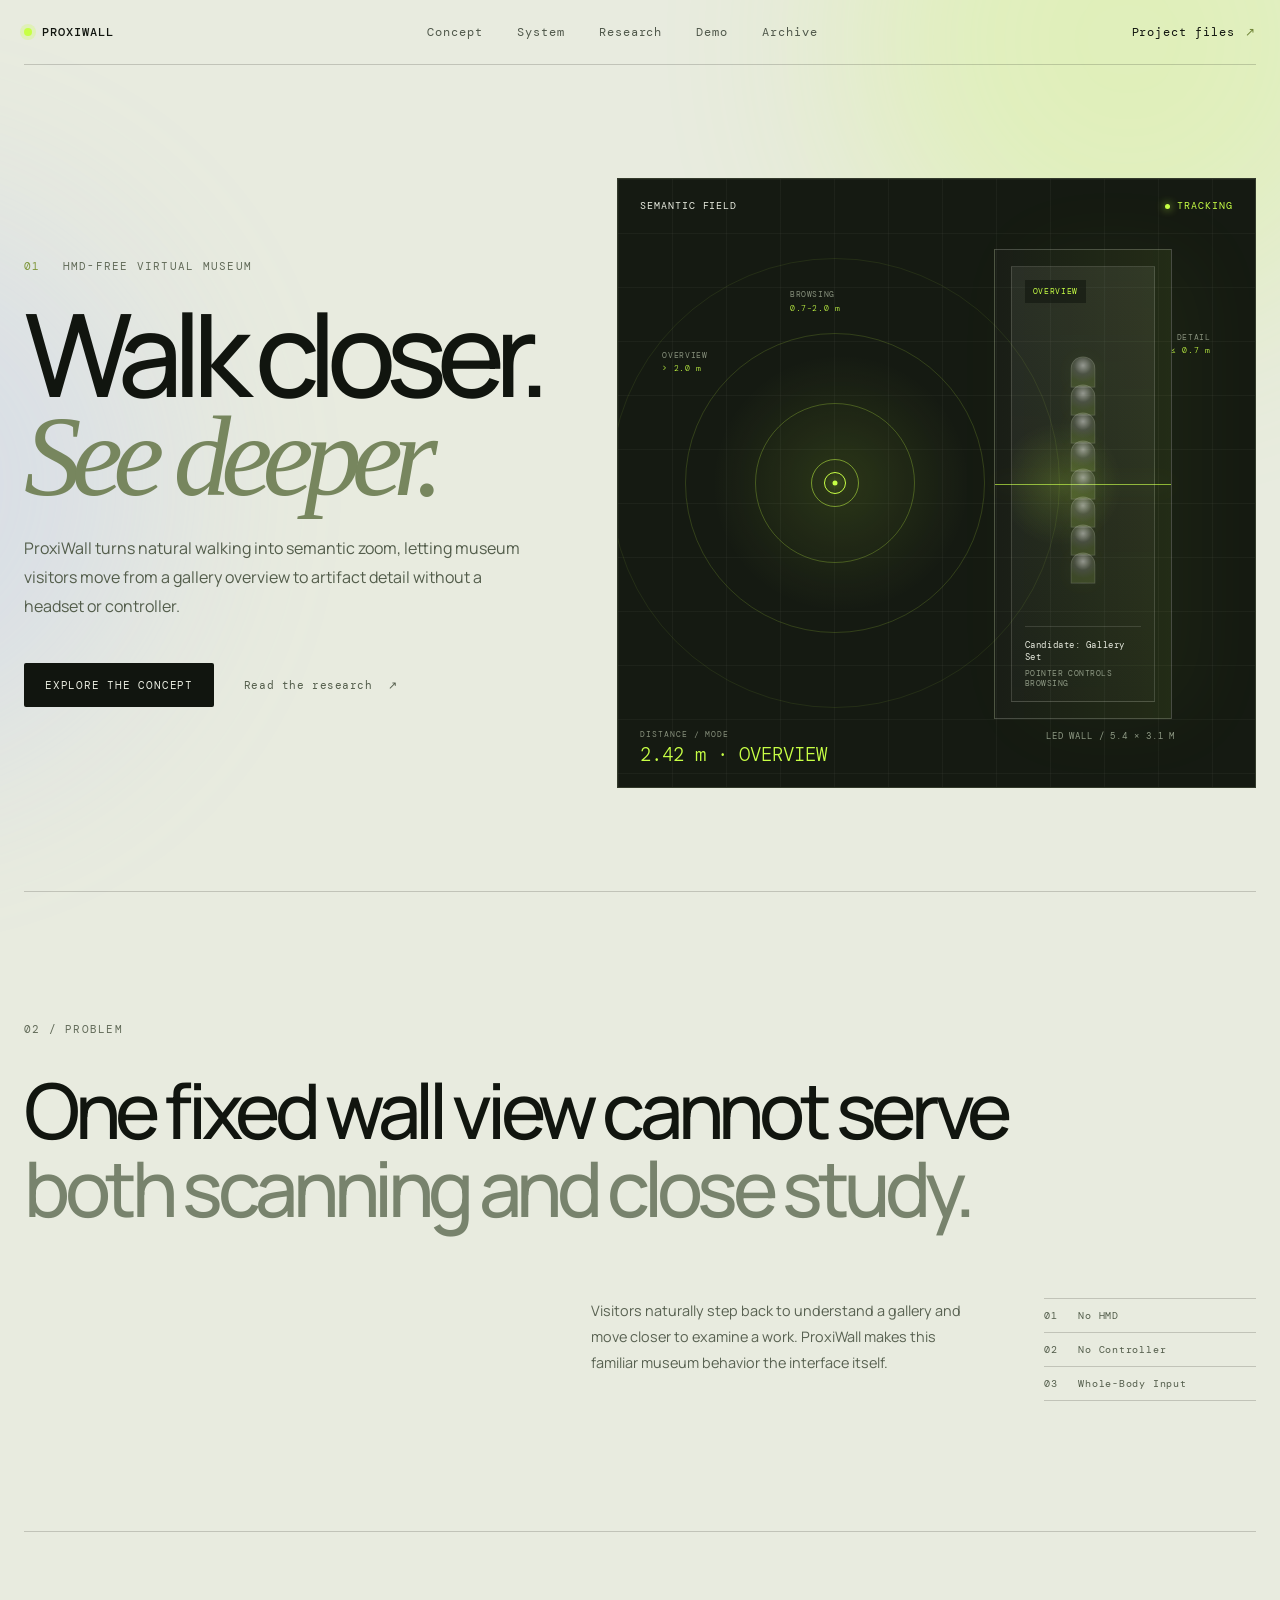
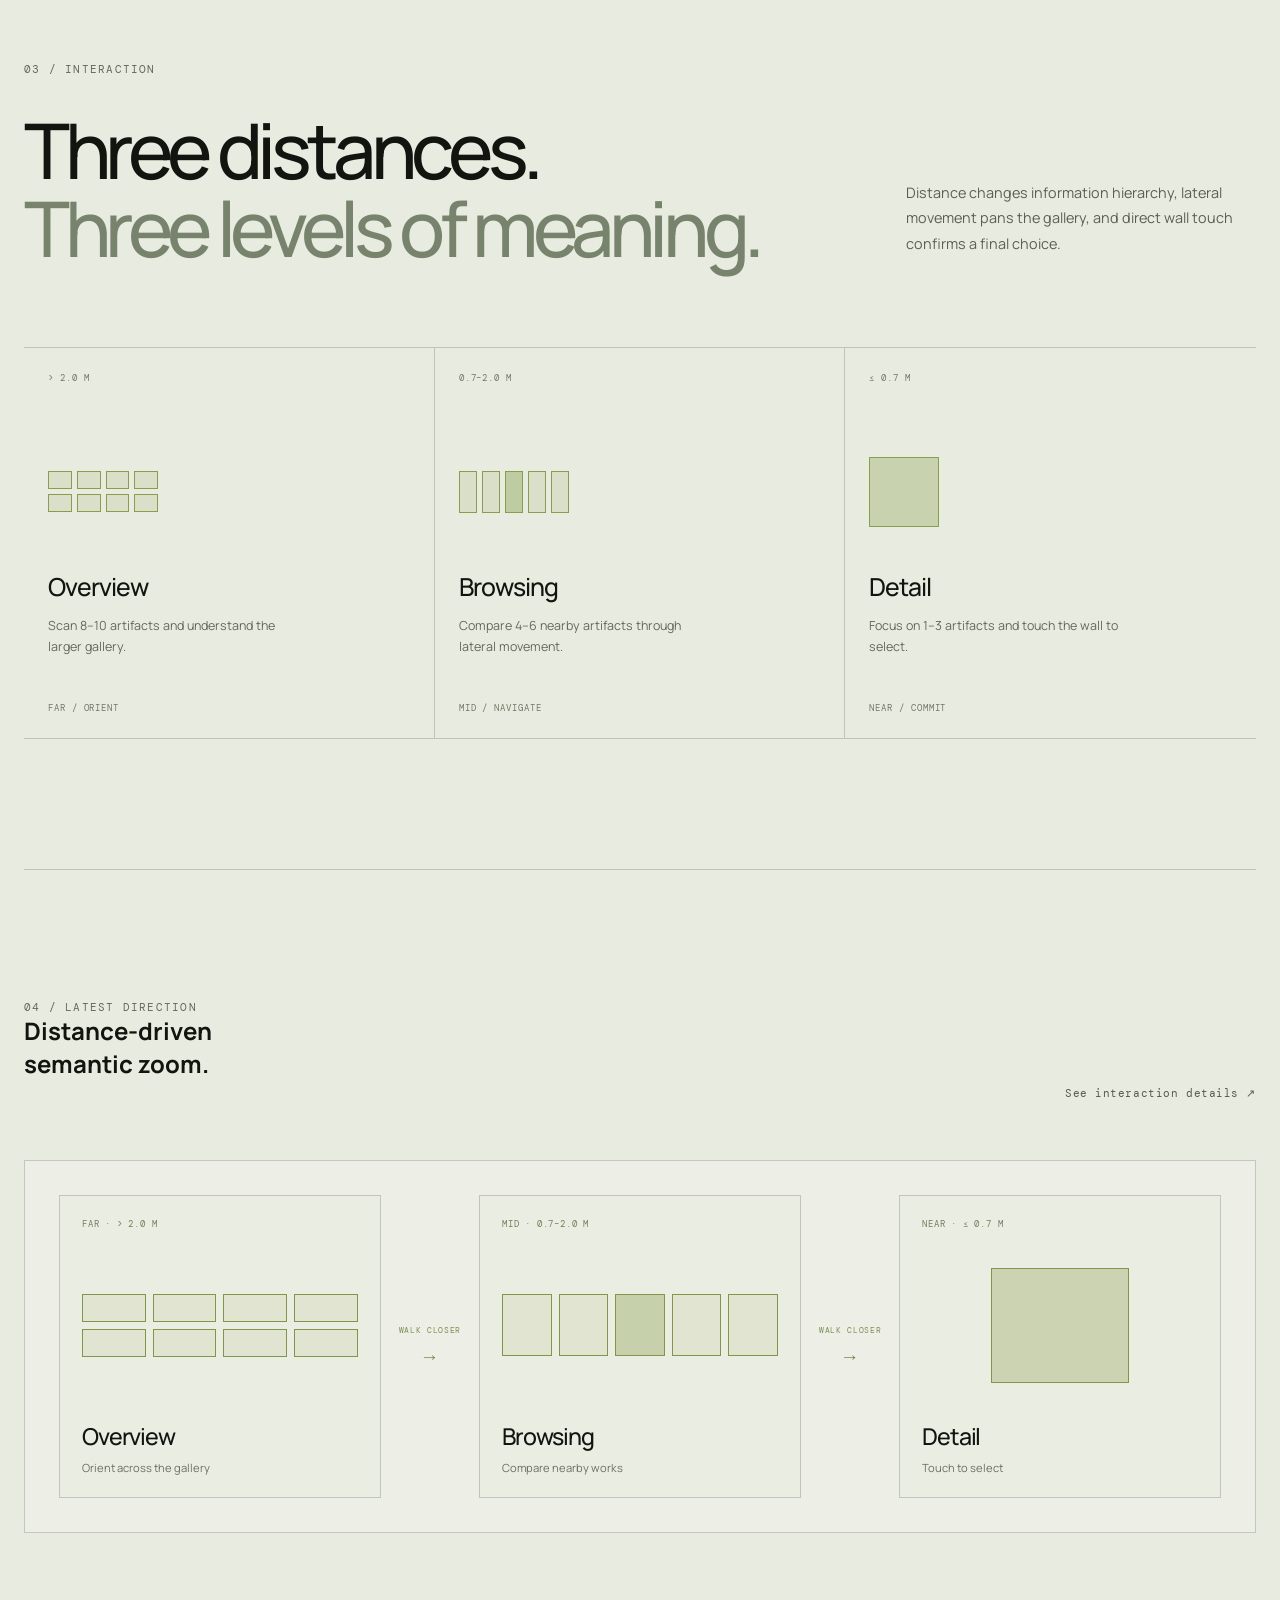
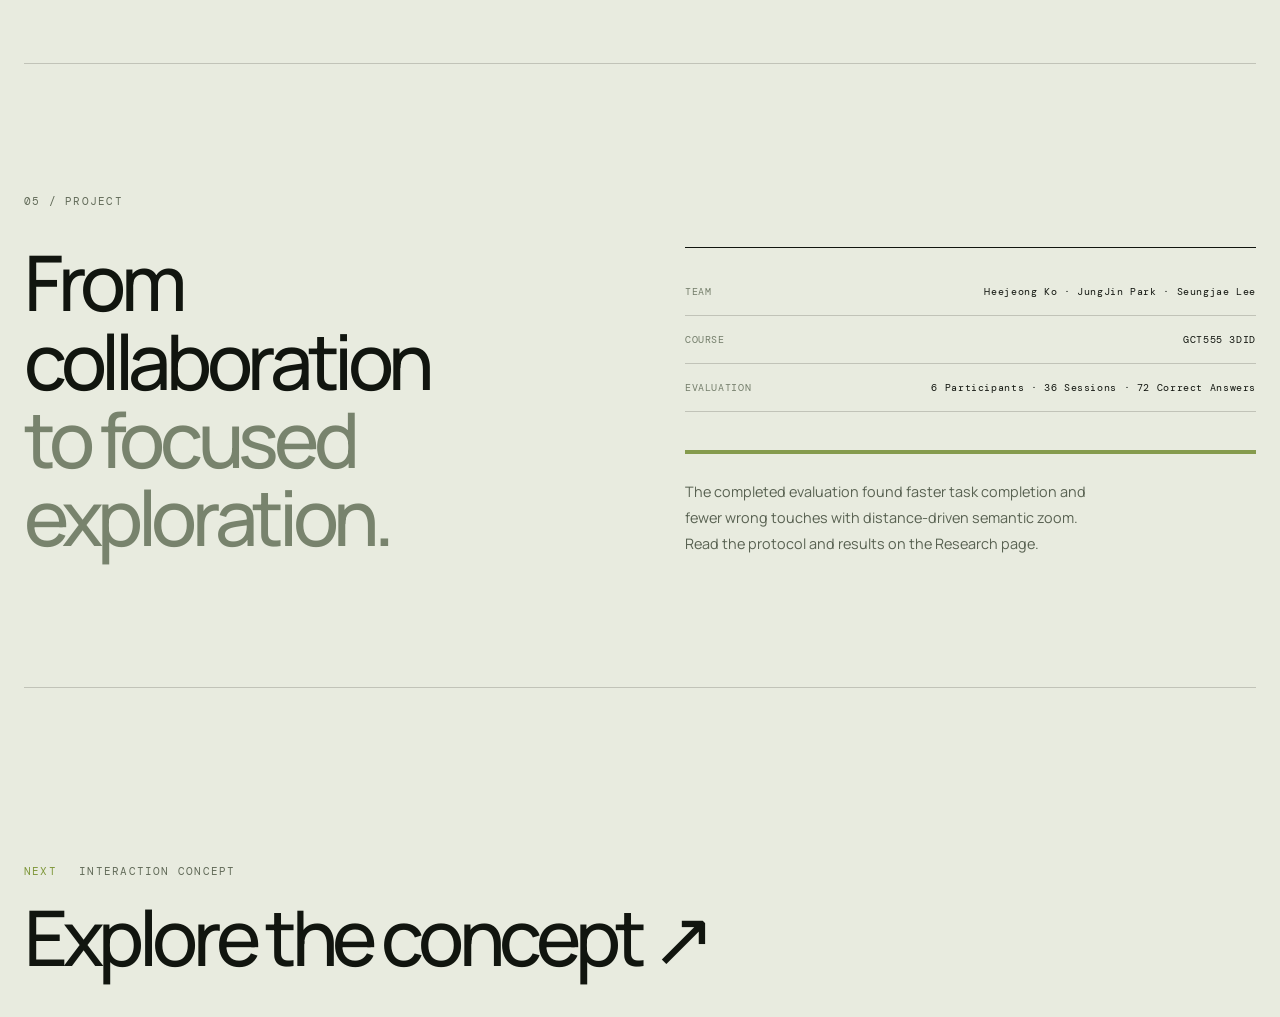
<file: index.html>
<!doctype html>
<html lang="en">
<head>
  <meta charset="UTF-8"><meta name="viewport" content="width=device-width,initial-scale=1">
  <meta name="description" content="ProxiWall is a distance-driven semantic zoom interface for HMD-free virtual museum exploration.">
  <title>ProxiWall — Distance-Driven Museum Exploration</title>
  <link rel="preconnect" href="https://fonts.googleapis.com"><link rel="preconnect" href="https://fonts.gstatic.com" crossorigin>
  <link href="https://fonts.googleapis.com/css2?family=DM+Mono:wght@300;400;500&family=Manrope:wght@400;500;600;700&display=swap" rel="stylesheet">
  <link rel="stylesheet" href="./styles.css"><script src="./script.js?v=home-candidates-overview-static" defer></script>
</head>
<body>
  <div class="ambient ambient-one"></div><div class="ambient ambient-two"></div>
  <header class="site-header">
    <a class="wordmark" href="./index.html"><span class="wordmark-dot"></span>PROXIWALL</a>
    <nav aria-label="Main navigation"><a href="./concept.html">Concept</a><a href="./system.html">System</a><a href="./research.html">Research</a><a href="./demo.html">Demo</a><a href="./archive.html">Archive</a></nav>
    <a class="header-cta" href="./archive.html">Project files <span>↗</span></a>
  </header>
  <main id="top">
    <section class="hero">
      <div class="hero-copy">
        <p class="eyebrow"><span>01</span> HMD-Free Virtual Museum</p>
        <h1>Walk closer.<br><em>See deeper.</em></h1>
        <p class="hero-description">ProxiWall turns natural walking into semantic zoom, letting museum visitors move from a gallery overview to artifact detail without a headset or controller.</p>
        <div class="hero-actions"><a class="button button-primary" href="./concept.html">Explore the concept</a><a class="text-link" href="./research.html">Read the research <span>↗</span></a></div>
      </div>
      <div class="proximity-demo" aria-label="Interactive proximity visualization">
        <div class="demo-grid"></div><div class="demo-label demo-label-top"><span>SEMANTIC FIELD</span><span class="status-light">TRACKING</span></div>
        <div class="zone-label zone-overview">OVERVIEW<br><b>&gt; 2.0 m</b></div><div class="zone-label zone-browse">BROWSING<br><b>0.7–2.0 m</b></div><div class="zone-label zone-detail">DETAIL<br><b>≤ 0.7 m</b></div>
        <div class="range range-three"></div><div class="range range-two"></div><div class="range range-one"></div>
        <div class="presence" id="presence"><span class="presence-core"></span></div>
        <div class="wall-plane" id="wall-plane">
          <div class="wall-line"></div>
          <div class="wall-screen">
            <div class="wall-mode-tag" id="wall-mode-tag">OVERVIEW</div>
            <div class="candidate-stage" id="candidate-stage">
              <i class="candidate-card"></i><i class="candidate-card"></i><i class="candidate-card"></i><i class="candidate-card"></i>
              <i class="candidate-card"></i><i class="candidate-card"></i><i class="candidate-card"></i><i class="candidate-card"></i>
            </div>
            <div class="candidate-caption"><b id="candidate-label">Candidate: Gallery Set</b><small>Pointer controls browsing</small></div>
          </div>
          <span>LED WALL / 5.4 × 3.1 M</span>
        </div>
        <div class="distance-readout"><span>DISTANCE / MODE</span><strong id="distance">2.42 m · OVERVIEW</strong></div>
      </div>
    </section>
    <section class="statement">
      <p class="section-index">02 / PROBLEM</p>
      <h2>One fixed wall view cannot serve<br><span>both scanning and close study.</span></h2>
      <div class="statement-details"><p>Visitors naturally step back to understand a gallery and move closer to examine a work. ProxiWall makes this familiar museum behavior the interface itself.</p><div class="principles"><span>01 &nbsp; No HMD</span><span>02 &nbsp; No Controller</span><span>03 &nbsp; Whole-Body Input</span></div></div>
    </section>
    <section class="system">
      <div class="section-heading"><div><p class="section-index">03 / INTERACTION</p><h2>Three distances.<br><span>Three levels of meaning.</span></h2></div><p>Distance changes information hierarchy, lateral movement pans the gallery, and direct wall touch confirms a final choice.</p></div>
      <div class="system-grid">
        <article><p class="card-number">&gt; 2.0 M</p><div class="mode-glyph glyph-overview"><i></i><i></i><i></i><i></i><i></i><i></i><i></i><i></i></div><h3>Overview</h3><p>Scan 8–10 artifacts and understand the larger gallery.</p><span class="card-meta">FAR / ORIENT</span></article>
        <article><p class="card-number">0.7–2.0 M</p><div class="mode-glyph glyph-browse"><i></i><i></i><i></i><i></i><i></i></div><h3>Browsing</h3><p>Compare 4–6 nearby artifacts through lateral movement.</p><span class="card-meta">MID / NAVIGATE</span></article>
        <article><p class="card-number">≤ 0.7 M</p><div class="mode-glyph glyph-detail"><i></i></div><h3>Detail</h3><p>Focus on 1–3 artifacts and touch the wall to select.</p><span class="card-meta">NEAR / COMMIT</span></article>
      </div>
    </section>
    <section class="featured-visual">
      <div class="section-heading"><div><p class="section-index">04 / LATEST DIRECTION</p><h2>Distance-driven<br><span>semantic zoom.</span></h2></div><a class="text-link" href="./concept.html">See interaction details ↗</a></div>
      <div class="semantic-funnel" aria-label="Distance-based semantic zoom from overview to detail">
        <article class="funnel-mode funnel-overview"><span>FAR · &gt; 2.0 M</span><div class="artifact-field artifacts-many"><i></i><i></i><i></i><i></i><i></i><i></i><i></i><i></i></div><h3>Overview</h3><p>Orient across the gallery</p></article>
        <div class="funnel-arrow">WALK CLOSER <b>→</b></div>
        <article class="funnel-mode funnel-browsing"><span>MID · 0.7–2.0 M</span><div class="artifact-field artifacts-some"><i></i><i></i><i></i><i></i><i></i></div><h3>Browsing</h3><p>Compare nearby works</p></article>
        <div class="funnel-arrow">WALK CLOSER <b>→</b></div>
        <article class="funnel-mode funnel-detail"><span>NEAR · ≤ 0.7 M</span><div class="artifact-field artifacts-one"><i></i></div><h3>Detail</h3><p>Touch to select</p></article>
      </div>
    </section>
    <section class="status-section">
      <div><p class="section-index">05 / PROJECT</p><h2>From collaboration<br><span>to focused exploration.</span></h2></div>
      <div class="status-panel"><div class="status-row"><span>TEAM</span><strong>Heejeong Ko · JungJin Park · Seungjae Lee</strong></div><div class="status-row"><span>COURSE</span><strong>GCT555 3DID</strong></div><div class="status-row"><span>EVALUATION</span><strong>6 Participants · 36 Sessions · 72 Correct Answers</strong></div><div class="progress-track progress-complete"><span></span></div><p>The completed evaluation found faster task completion and fewer wrong touches with distance-driven semantic zoom. Read the protocol and results on the Research page.</p></div>
    </section>
  </main>
  <footer><div><p class="eyebrow"><span>NEXT</span> Interaction Concept</p><h2><a href="./concept.html">Explore the concept ↗</a></h2></div></footer>
</body>
</html>
</file>
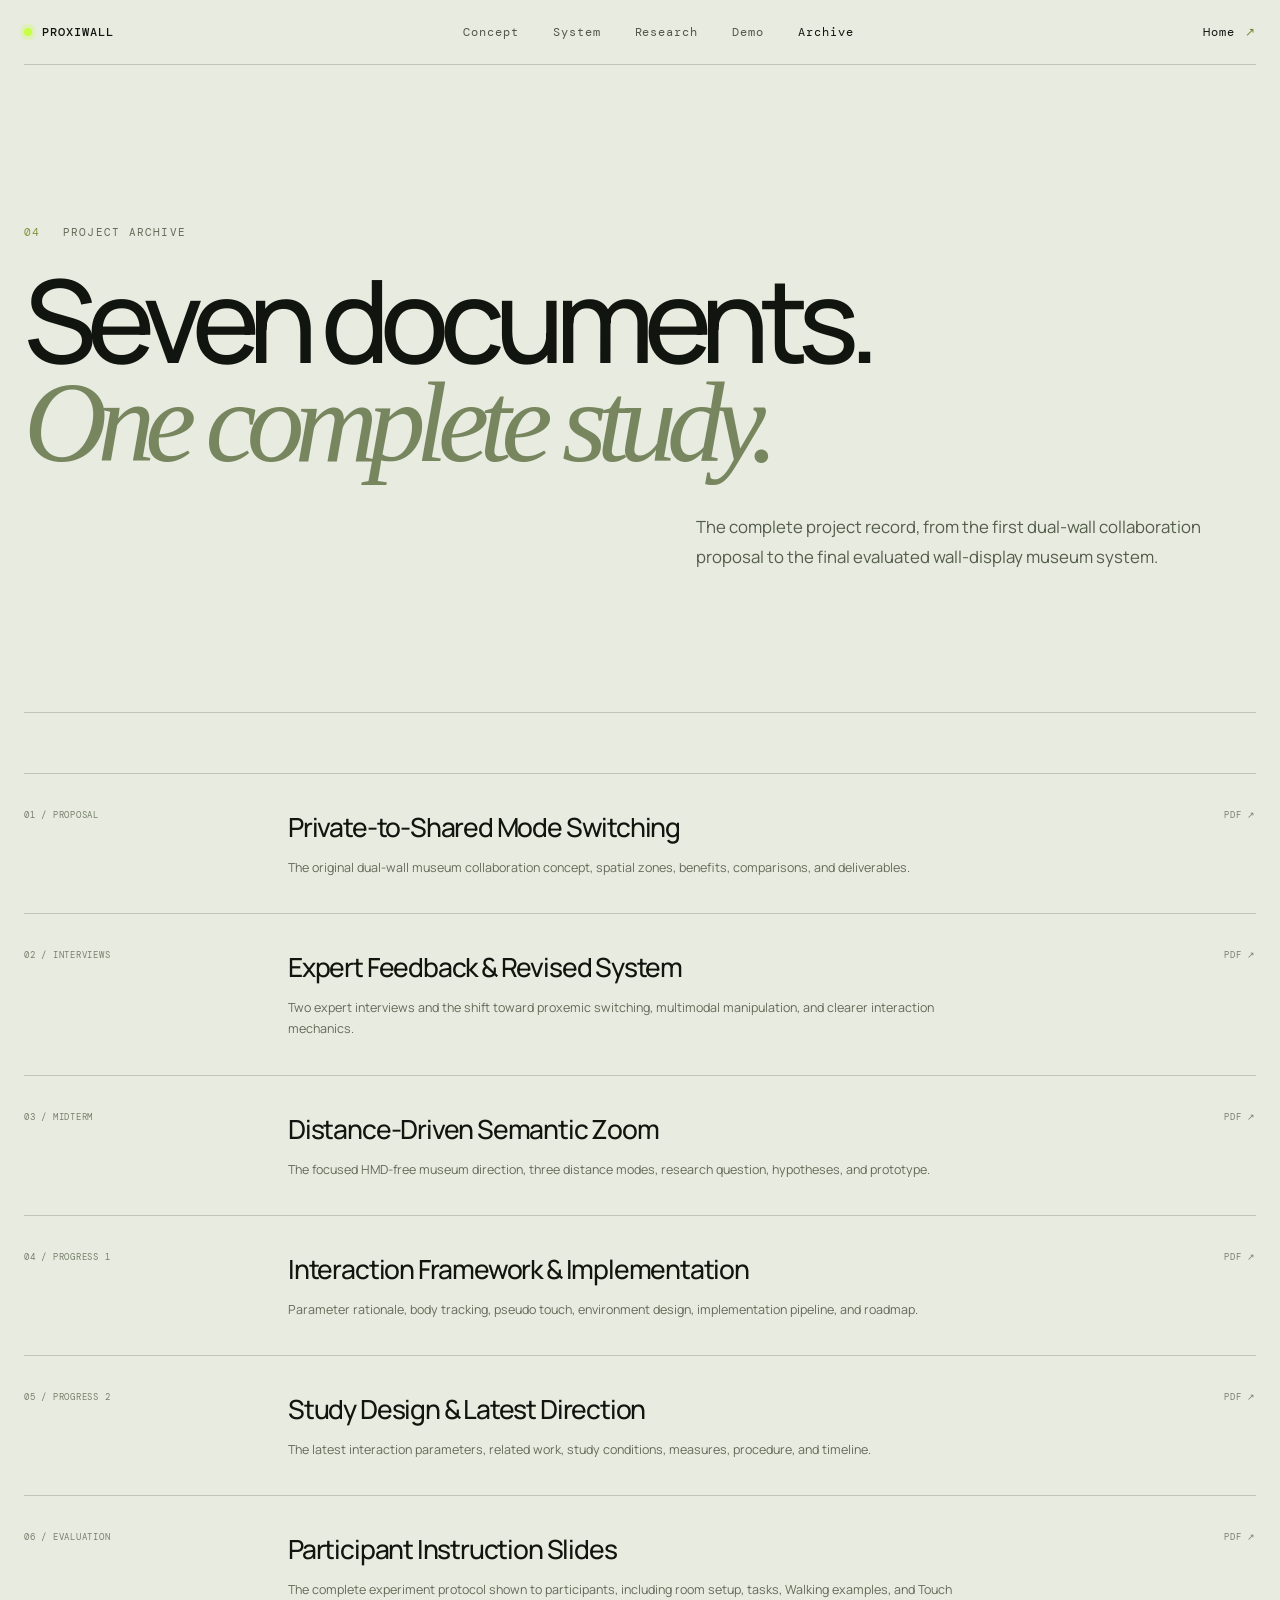
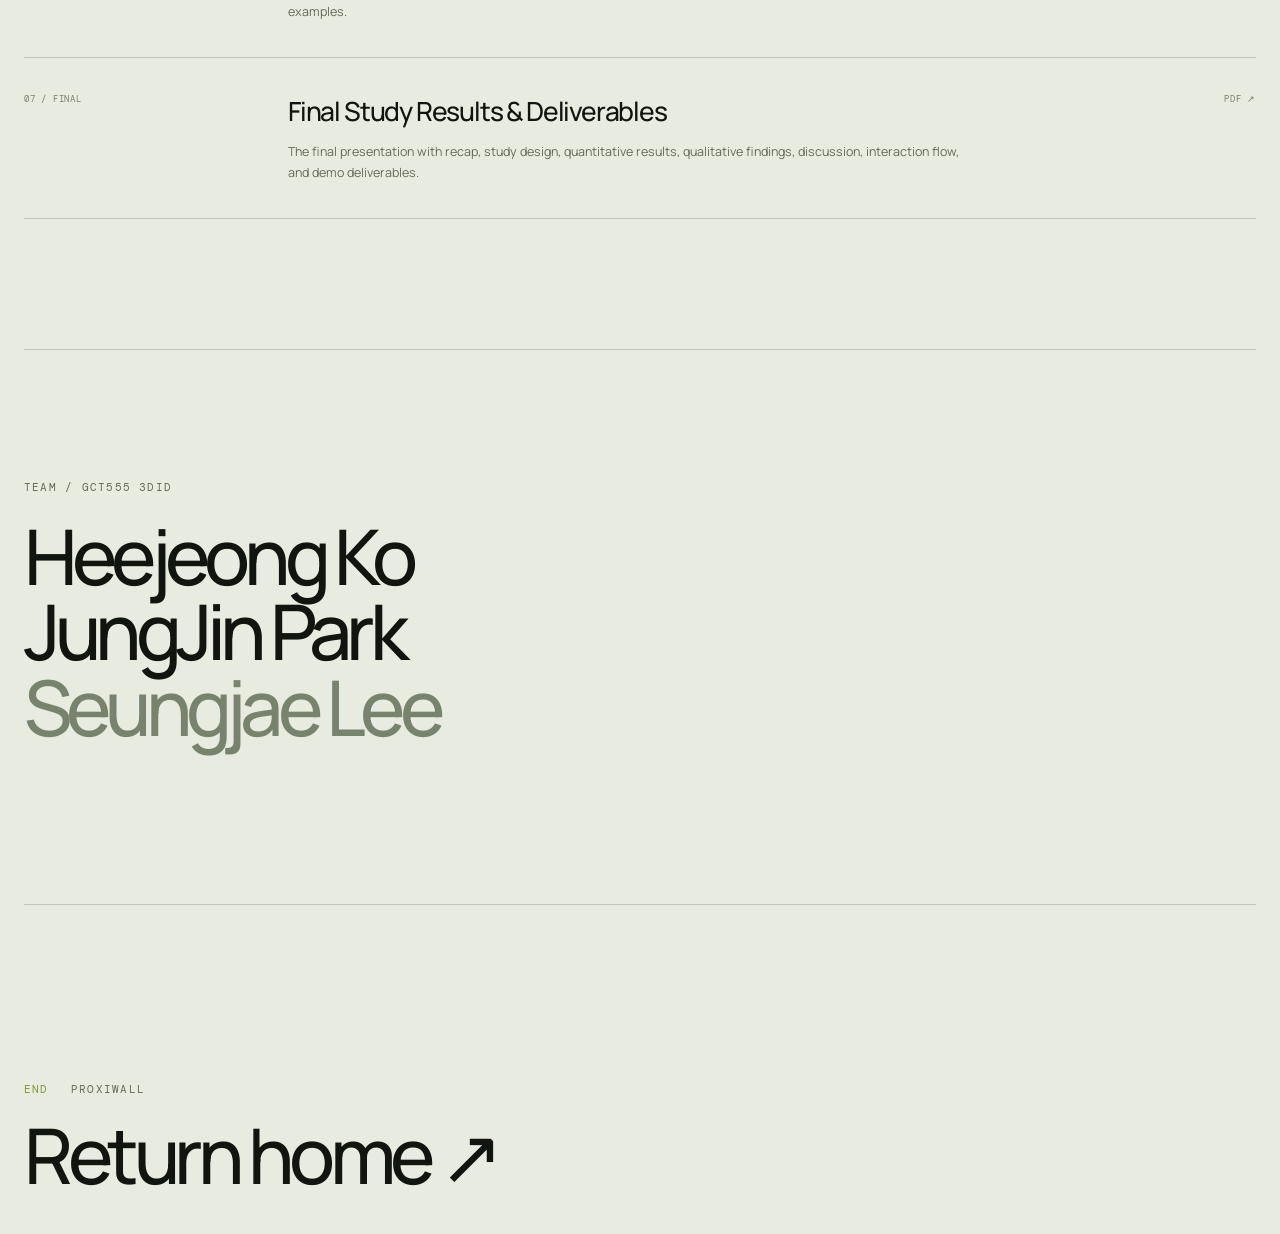
<file: archive.html>
<!doctype html><html lang="en"><head><meta charset="UTF-8"><meta name="viewport" content="width=device-width,initial-scale=1"><title>Archive — ProxiWall</title><link rel="preconnect" href="https://fonts.googleapis.com"><link rel="preconnect" href="https://fonts.gstatic.com" crossorigin><link href="https://fonts.googleapis.com/css2?family=DM+Mono:wght@300;400;500&family=Manrope:wght@400;500;600;700&display=swap" rel="stylesheet"><link rel="stylesheet" href="./styles.css"></head><body>
<header class="site-header"><a class="wordmark" href="./index.html"><span class="wordmark-dot"></span>PROXIWALL</a><nav><a href="./concept.html">Concept</a><a href="./system.html">System</a><a href="./research.html">Research</a><a href="./demo.html">Demo</a><a class="active" href="./archive.html">Archive</a></nav><a class="header-cta" href="./index.html">Home <span>↗</span></a></header>
<main class="page-shell"><section class="page-hero"><p class="eyebrow"><span>04</span> Project Archive</p><h1>Seven documents.<br><em>One complete study.</em></h1><p class="lede">The complete project record, from the first dual-wall collaboration proposal to the final evaluated wall-display museum system.</p></section>
<section class="archive-list">
  <a href="./assets/docs/proxiwall-proposal.pdf"><span>01 / PROPOSAL</span><div><h2>Private-to-Shared Mode Switching</h2><p>The original dual-wall museum collaboration concept, spatial zones, benefits, comparisons, and deliverables.</p></div><b>PDF ↗</b></a>
  <a href="./assets/docs/proxiwall-interviews.pdf"><span>02 / INTERVIEWS</span><div><h2>Expert Feedback & Revised System</h2><p>Two expert interviews and the shift toward proxemic switching, multimodal manipulation, and clearer interaction mechanics.</p></div><b>PDF ↗</b></a>
  <a href="./assets/docs/proxiwall-midterm.pdf"><span>03 / MIDTERM</span><div><h2>Distance-Driven Semantic Zoom</h2><p>The focused HMD-free museum direction, three distance modes, research question, hypotheses, and prototype.</p></div><b>PDF ↗</b></a>
  <a href="./assets/docs/proxiwall-progress-1.pdf"><span>04 / PROGRESS 1</span><div><h2>Interaction Framework & Implementation</h2><p>Parameter rationale, body tracking, pseudo touch, environment design, implementation pipeline, and roadmap.</p></div><b>PDF ↗</b></a>
  <a href="./assets/docs/proxiwall-progress-2.pdf"><span>05 / PROGRESS 2</span><div><h2>Study Design & Latest Direction</h2><p>The latest interaction parameters, related work, study conditions, measures, procedure, and timeline.</p></div><b>PDF ↗</b></a>
  <a href="./assets/docs/3DID-Evaluation.pdf"><span>06 / EVALUATION</span><div><h2>Participant Instruction Slides</h2><p>The complete experiment protocol shown to participants, including room setup, tasks, Walking examples, and Touch examples.</p></div><b>PDF ↗</b></a>
  <a href="./assets/docs/3DID-Final.pdf"><span>07 / FINAL</span><div><h2>Final Study Results & Deliverables</h2><p>The final presentation with recap, study design, quantitative results, qualitative findings, discussion, interaction flow, and demo deliverables.</p></div><b>PDF ↗</b></a>
</section>
<section class="team-section"><p class="section-index">TEAM / GCT555 3DID</p><h2>Heejeong Ko<br>JungJin Park<br><span>Seungjae Lee</span></h2></section>
</main><footer><div><p class="eyebrow"><span>END</span> ProxiWall</p><h2><a href="./index.html">Return home ↗</a></h2></div></footer></body></html>
</file>
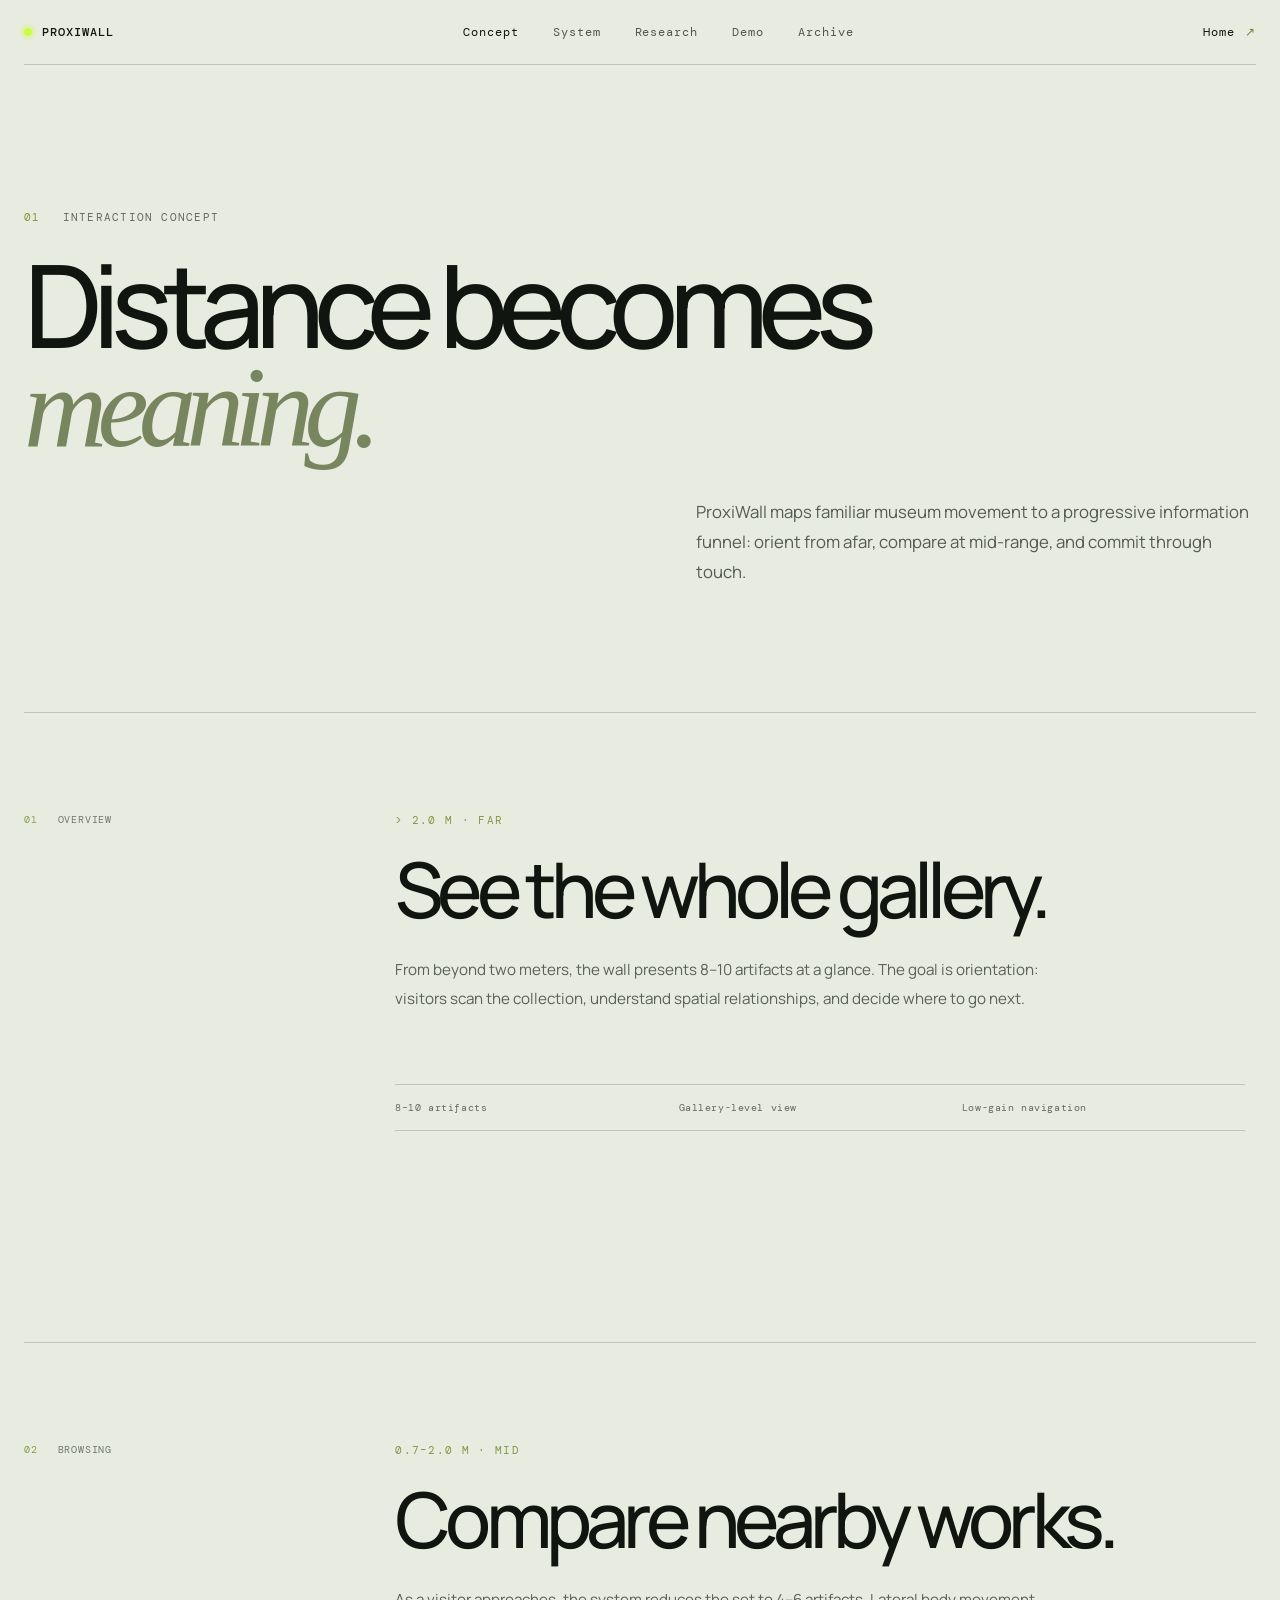
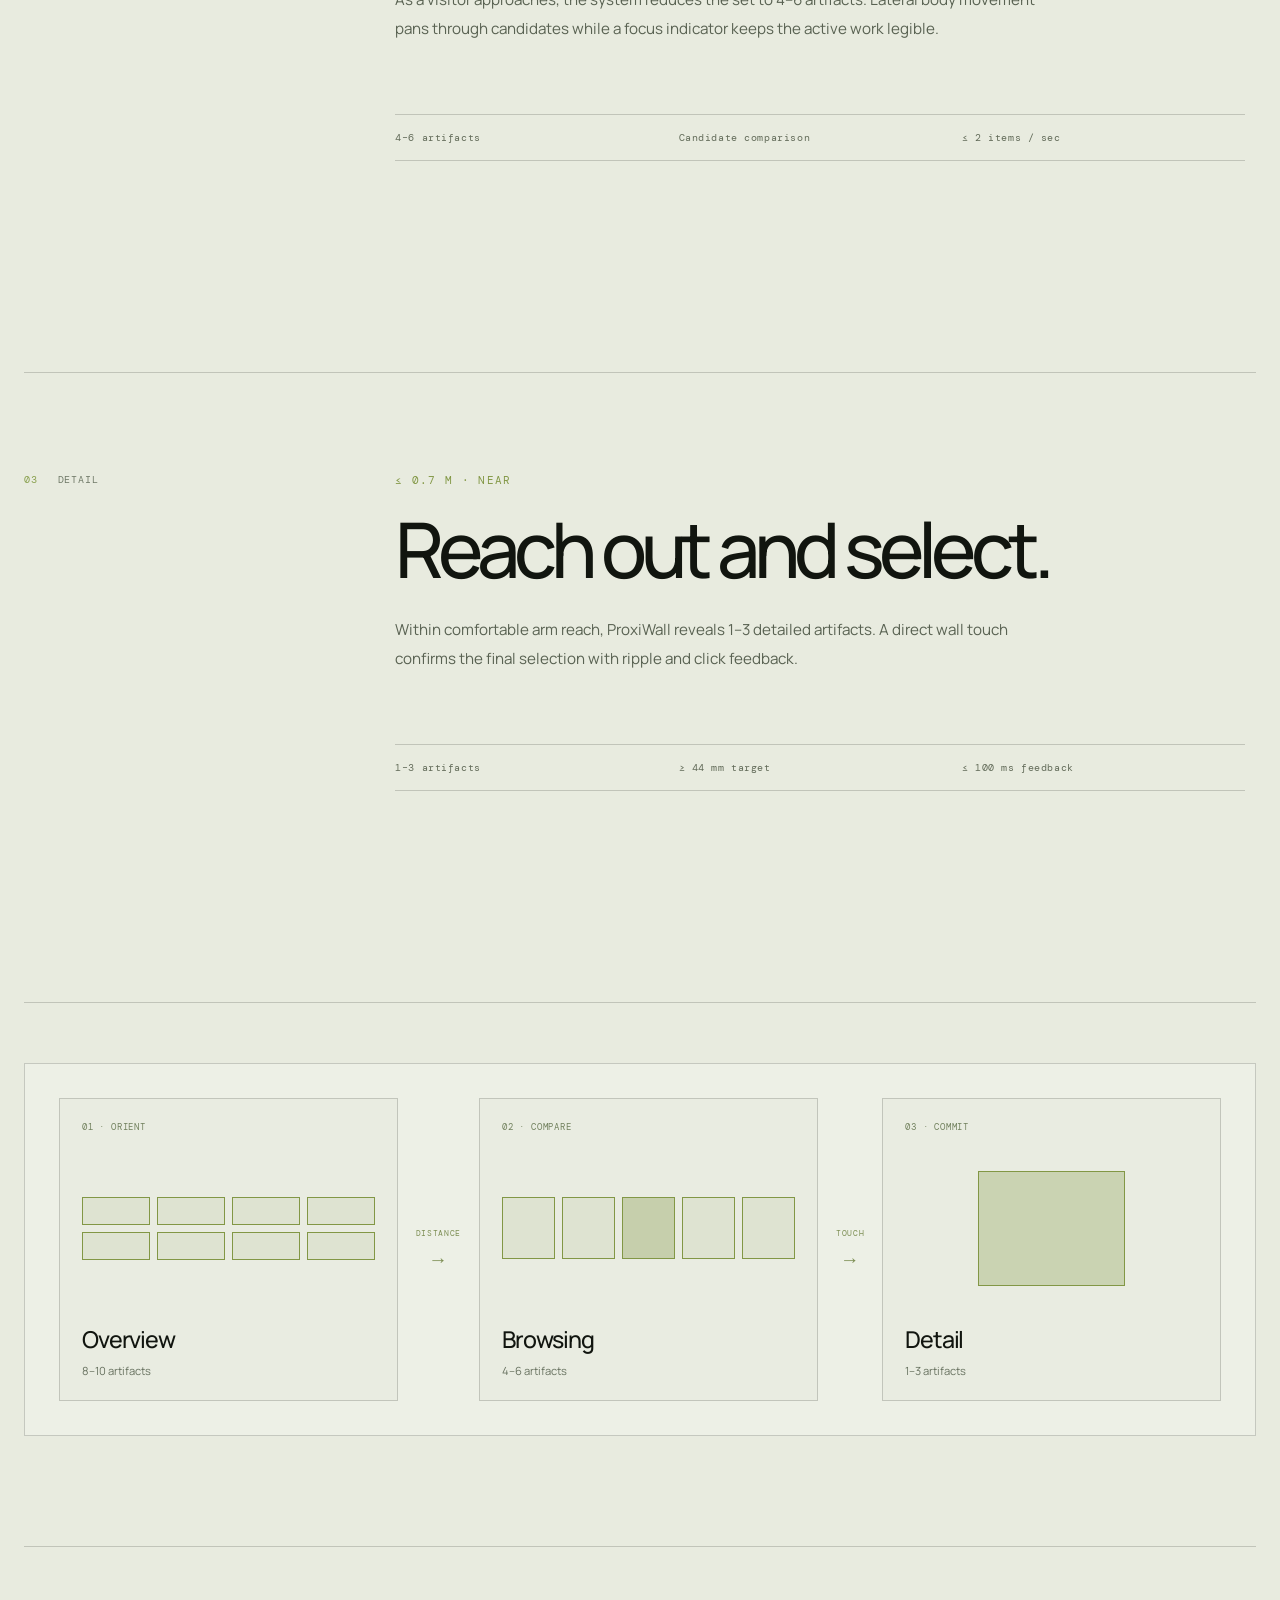
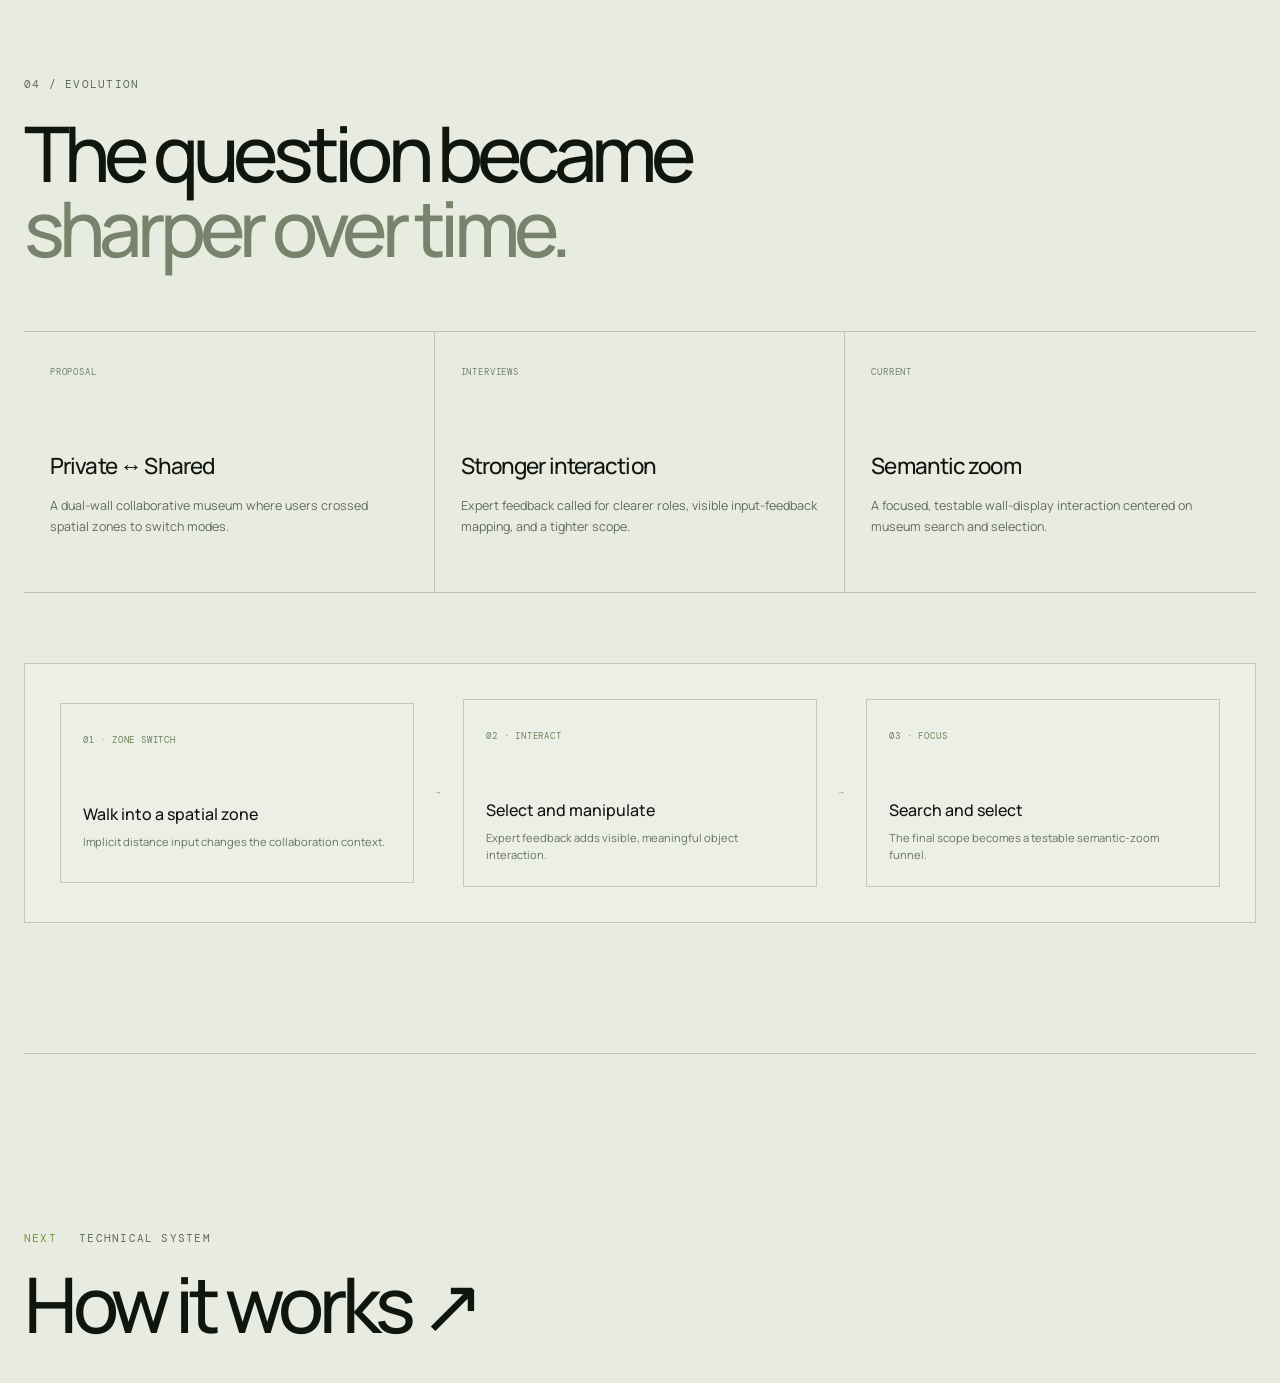
<file: concept.html>
<!doctype html><html lang="en"><head><meta charset="UTF-8"><meta name="viewport" content="width=device-width,initial-scale=1"><title>Concept — ProxiWall</title><link rel="preconnect" href="https://fonts.googleapis.com"><link rel="preconnect" href="https://fonts.gstatic.com" crossorigin><link href="https://fonts.googleapis.com/css2?family=DM+Mono:wght@300;400;500&family=Manrope:wght@400;500;600;700&display=swap" rel="stylesheet"><link rel="stylesheet" href="./styles.css"></head><body>
<header class="site-header"><a class="wordmark" href="./index.html"><span class="wordmark-dot"></span>PROXIWALL</a><nav><a class="active" href="./concept.html">Concept</a><a href="./system.html">System</a><a href="./research.html">Research</a><a href="./demo.html">Demo</a><a href="./archive.html">Archive</a></nav><a class="header-cta" href="./index.html">Home <span>↗</span></a></header>
<main class="page-shell">
  <section class="page-hero"><p class="eyebrow"><span>01</span> Interaction Concept</p><h1>Distance becomes<br><em>meaning.</em></h1><p class="lede">ProxiWall maps familiar museum movement to a progressive information funnel: orient from afar, compare at mid-range, and commit through touch.</p></section>
  <section class="chapter"><div class="chapter-label"><span>01</span><p>Overview</p></div><div class="chapter-body"><p class="distance-tag">&gt; 2.0 M · FAR</p><h2>See the whole gallery.</h2><p>From beyond two meters, the wall presents 8–10 artifacts at a glance. The goal is orientation: visitors scan the collection, understand spatial relationships, and decide where to go next.</p><div class="metric-strip"><span>8–10 artifacts</span><span>Gallery-level view</span><span>Low-gain navigation</span></div></div></section>
  <section class="chapter"><div class="chapter-label"><span>02</span><p>Browsing</p></div><div class="chapter-body"><p class="distance-tag">0.7–2.0 M · MID</p><h2>Compare nearby works.</h2><p>As a visitor approaches, the system reduces the set to 4–6 artifacts. Lateral body movement pans through candidates while a focus indicator keeps the active work legible.</p><div class="metric-strip"><span>4–6 artifacts</span><span>Candidate comparison</span><span>≤ 2 items / sec</span></div></div></section>
  <section class="chapter"><div class="chapter-label"><span>03</span><p>Detail</p></div><div class="chapter-body"><p class="distance-tag">≤ 0.7 M · NEAR</p><h2>Reach out and select.</h2><p>Within comfortable arm reach, ProxiWall reveals 1–3 detailed artifacts. A direct wall touch confirms the final selection with ripple and click feedback.</p><div class="metric-strip"><span>1–3 artifacts</span><span>≥ 44 mm target</span><span>≤ 100 ms feedback</span></div></div></section>
  <div class="semantic-funnel wide-component" aria-label="Overview browsing and detail interaction funnel"><article class="funnel-mode funnel-overview"><span>01 · ORIENT</span><div class="artifact-field artifacts-many"><i></i><i></i><i></i><i></i><i></i><i></i><i></i><i></i></div><h3>Overview</h3><p>8–10 artifacts</p></article><div class="funnel-arrow">DISTANCE <b>→</b></div><article class="funnel-mode funnel-browsing"><span>02 · COMPARE</span><div class="artifact-field artifacts-some"><i></i><i></i><i></i><i></i><i></i></div><h3>Browsing</h3><p>4–6 artifacts</p></article><div class="funnel-arrow">TOUCH <b>→</b></div><article class="funnel-mode funnel-detail"><span>03 · COMMIT</span><div class="artifact-field artifacts-one"><i></i></div><h3>Detail</h3><p>1–3 artifacts</p></article></div>
  <section class="evolution"><p class="section-index">04 / EVOLUTION</p><h2>The question became<br><span>sharper over time.</span></h2><div class="evolution-grid"><article><span>PROPOSAL</span><h3>Private ↔ Shared</h3><p>A dual-wall collaborative museum where users crossed spatial zones to switch modes.</p></article><article><span>INTERVIEWS</span><h3>Stronger interaction</h3><p>Expert feedback called for clearer roles, visible input-feedback mapping, and a tighter scope.</p></article><article><span>CURRENT</span><h3>Semantic zoom</h3><p>A focused, testable wall-display interaction centered on museum search and selection.</p></article></div><div class="evolution-flow" aria-label="Project evolution flow"><article><span>01 · ZONE SWITCH</span><strong>Walk into a spatial zone</strong><p>Implicit distance input changes the collaboration context.</p></article><b>→</b><article><span>02 · INTERACT</span><strong>Select and manipulate</strong><p>Expert feedback adds visible, meaningful object interaction.</p></article><b>→</b><article><span>03 · FOCUS</span><strong>Search and select</strong><p>The final scope becomes a testable semantic-zoom funnel.</p></article></div></section>
</main><footer><div><p class="eyebrow"><span>NEXT</span> Technical System</p><h2><a href="./system.html">How it works ↗</a></h2></div></footer></body></html>
</file>
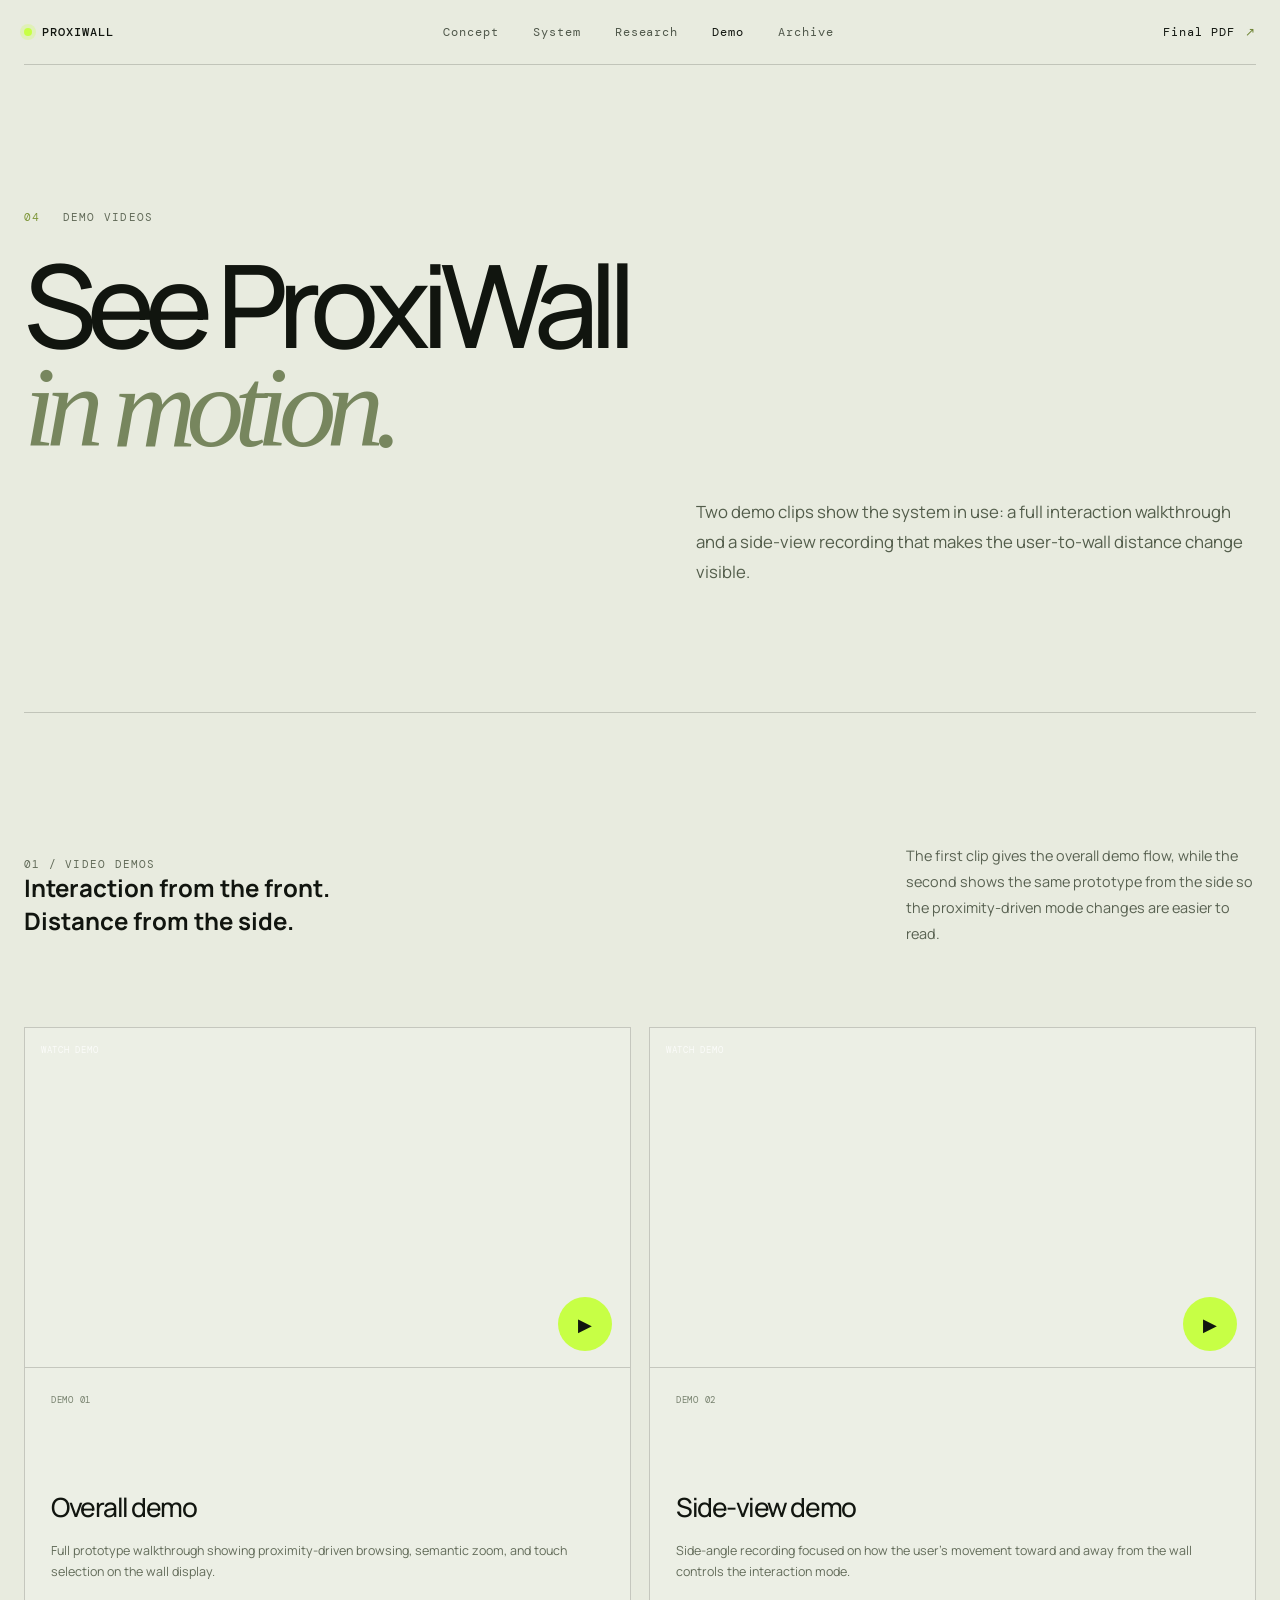
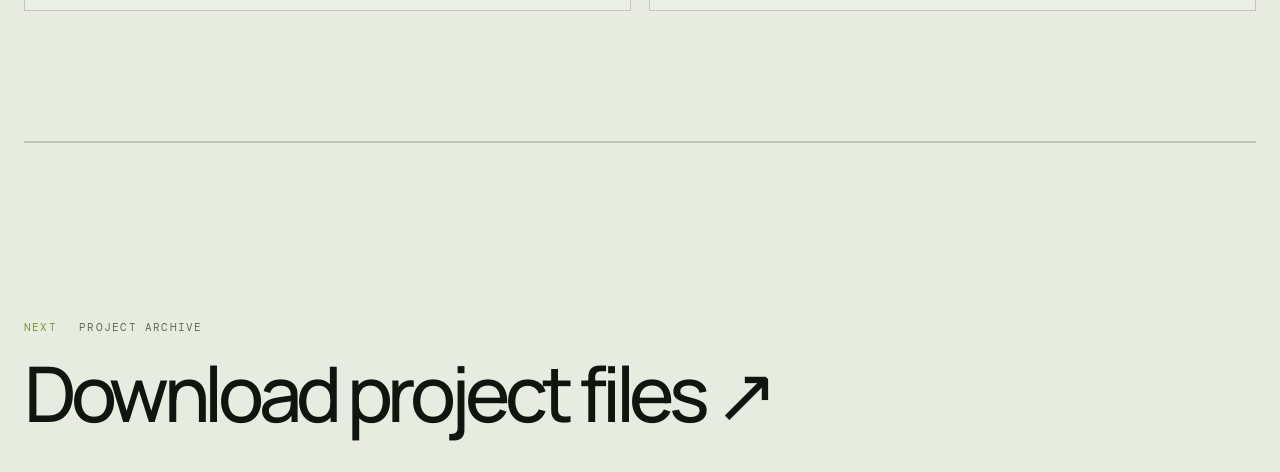
<file: demo.html>
<!doctype html>
<html lang="en">
<head>
  <meta charset="UTF-8"><meta name="viewport" content="width=device-width,initial-scale=1">
  <meta name="description" content="ProxiWall demo videos showing distance-driven semantic zoom and touch selection on a wall display.">
  <title>Demo — ProxiWall</title>
  <link rel="preconnect" href="https://fonts.googleapis.com"><link rel="preconnect" href="https://fonts.gstatic.com" crossorigin>
  <link href="https://fonts.googleapis.com/css2?family=DM+Mono:wght@300;400;500&family=Manrope:wght@400;500;600;700&display=swap" rel="stylesheet">
  <link rel="stylesheet" href="./styles.css"><script src="./script.js?v=demo-videos" defer></script>
</head>
<body>
<header class="site-header"><a class="wordmark" href="./index.html"><span class="wordmark-dot"></span>PROXIWALL</a><nav><a href="./concept.html">Concept</a><a href="./system.html">System</a><a href="./research.html">Research</a><a class="active" href="./demo.html">Demo</a><a href="./archive.html">Archive</a></nav><a class="header-cta" href="./assets/docs/3DID-Final.pdf">Final PDF <span>↗</span></a></header>
<main class="page-shell">
  <section class="page-hero"><p class="eyebrow"><span>04</span> Demo Videos</p><h1>See ProxiWall<br><em>in motion.</em></h1><p class="lede">Two demo clips show the system in use: a full interaction walkthrough and a side-view recording that makes the user-to-wall distance change visible.</p></section>

  <section class="demo-showcase">
    <div class="section-heading"><div><p class="section-index">01 / VIDEO DEMOS</p><h2>Interaction from the front.<br><span>Distance from the side.</span></h2></div><p>The first clip gives the overall demo flow, while the second shows the same prototype from the side so the proximity-driven mode changes are easier to read.</p></div>
    <div class="youtube-card-grid">
      <button class="youtube-card" type="button" data-youtube-url="https://youtu.be/-c4p62SiNO4" data-title="Overall ProxiWall demo">
        <span class="youtube-thumb"><i>WATCH DEMO</i><b>▶</b></span>
        <span class="youtube-meta">DEMO 01</span>
        <strong>Overall demo</strong>
        <p>Full prototype walkthrough showing proximity-driven browsing, semantic zoom, and touch selection on the wall display.</p>
      </button>
      <button class="youtube-card" type="button" data-youtube-url="https://youtu.be/birsKA7BeiI" data-title="Side-view ProxiWall demo">
        <span class="youtube-thumb"><i>WATCH DEMO</i><b>▶</b></span>
        <span class="youtube-meta">DEMO 02</span>
        <strong>Side-view demo</strong>
        <p>Side-angle recording focused on how the user's movement toward and away from the wall controls the interaction mode.</p>
      </button>
    </div>
  </section>
</main>
<footer><div><p class="eyebrow"><span>NEXT</span> Project Archive</p><h2><a href="./archive.html">Download project files ↗</a></h2></div></footer>
<div class="youtube-modal" id="youtube-modal" hidden>
  <button class="youtube-modal-backdrop" type="button" data-youtube-close aria-label="Close video"></button>
  <div class="youtube-modal-panel" role="dialog" aria-modal="true" aria-labelledby="youtube-modal-title">
    <div class="youtube-modal-top"><h2 id="youtube-modal-title">Demo video</h2><button type="button" data-youtube-close>Close</button></div>
    <div class="youtube-player" id="youtube-player"></div>
  </div>
</div>
</body>
</html>
</file>
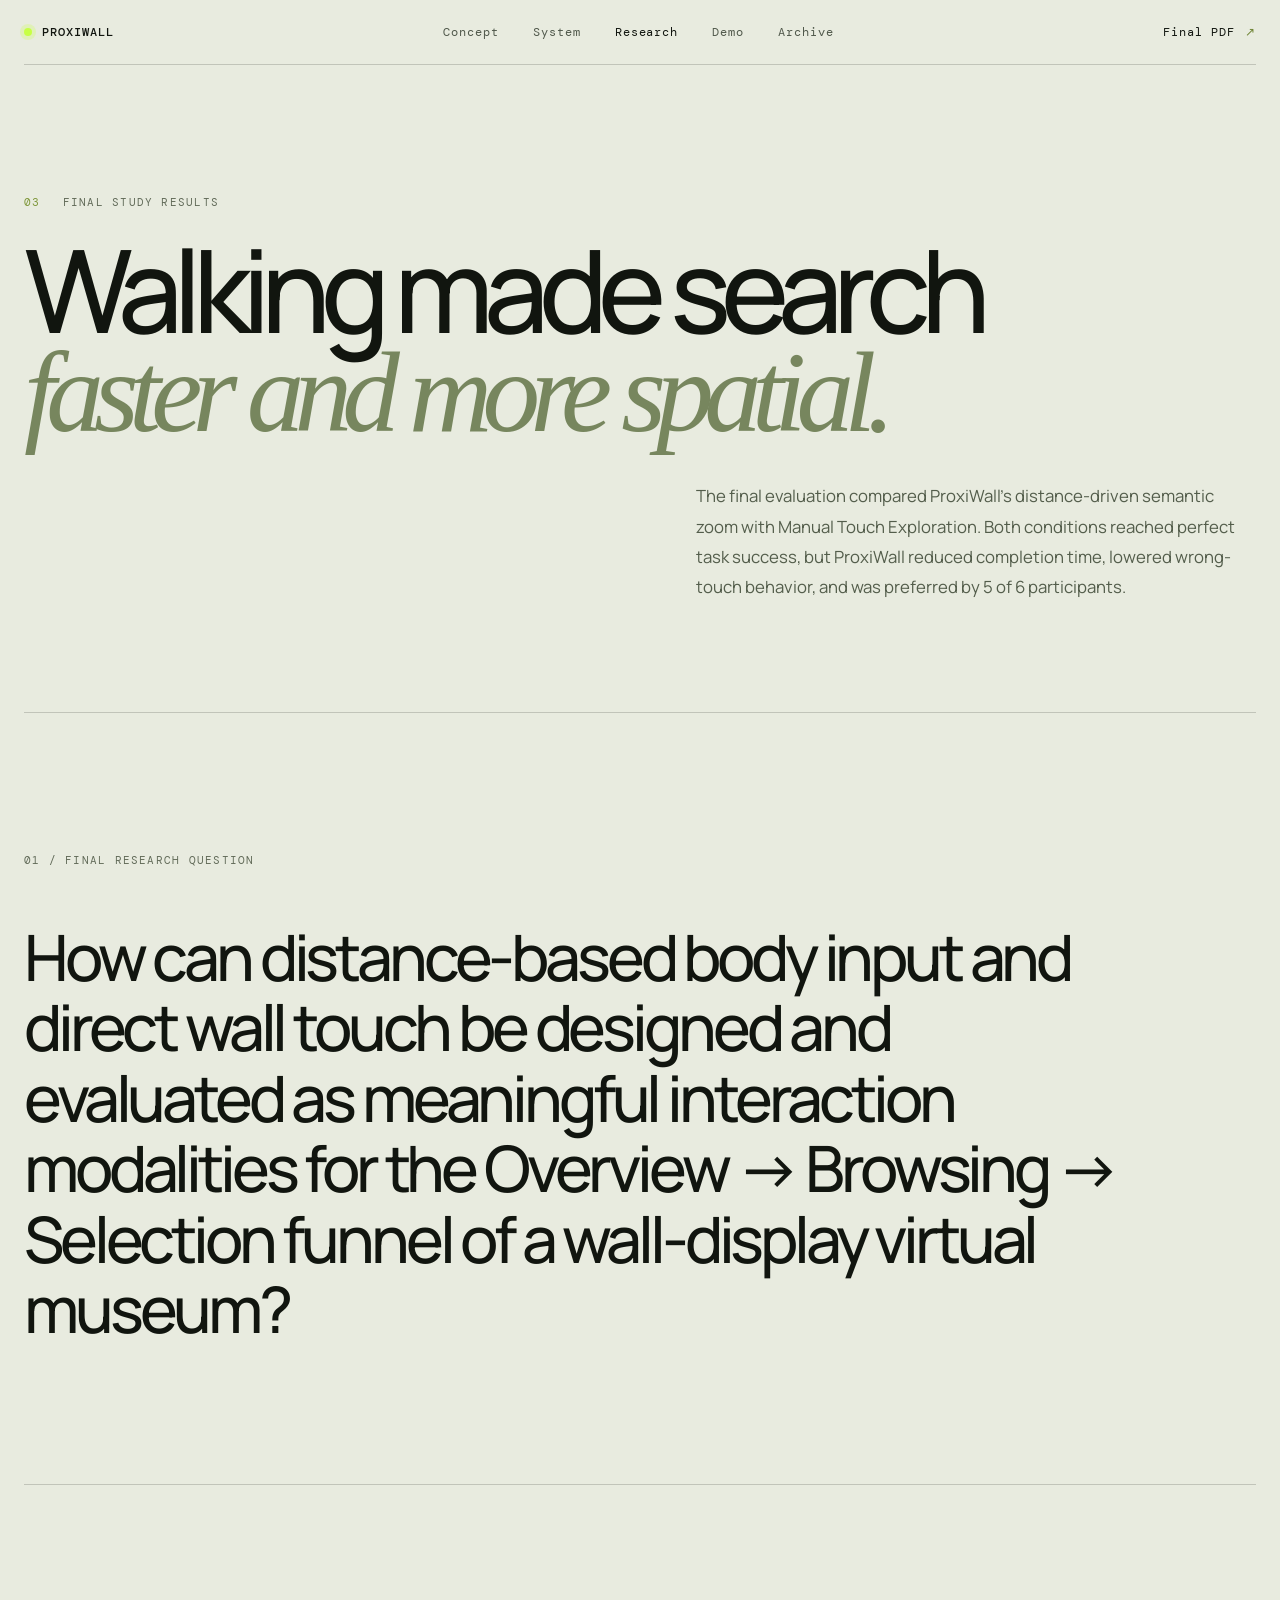
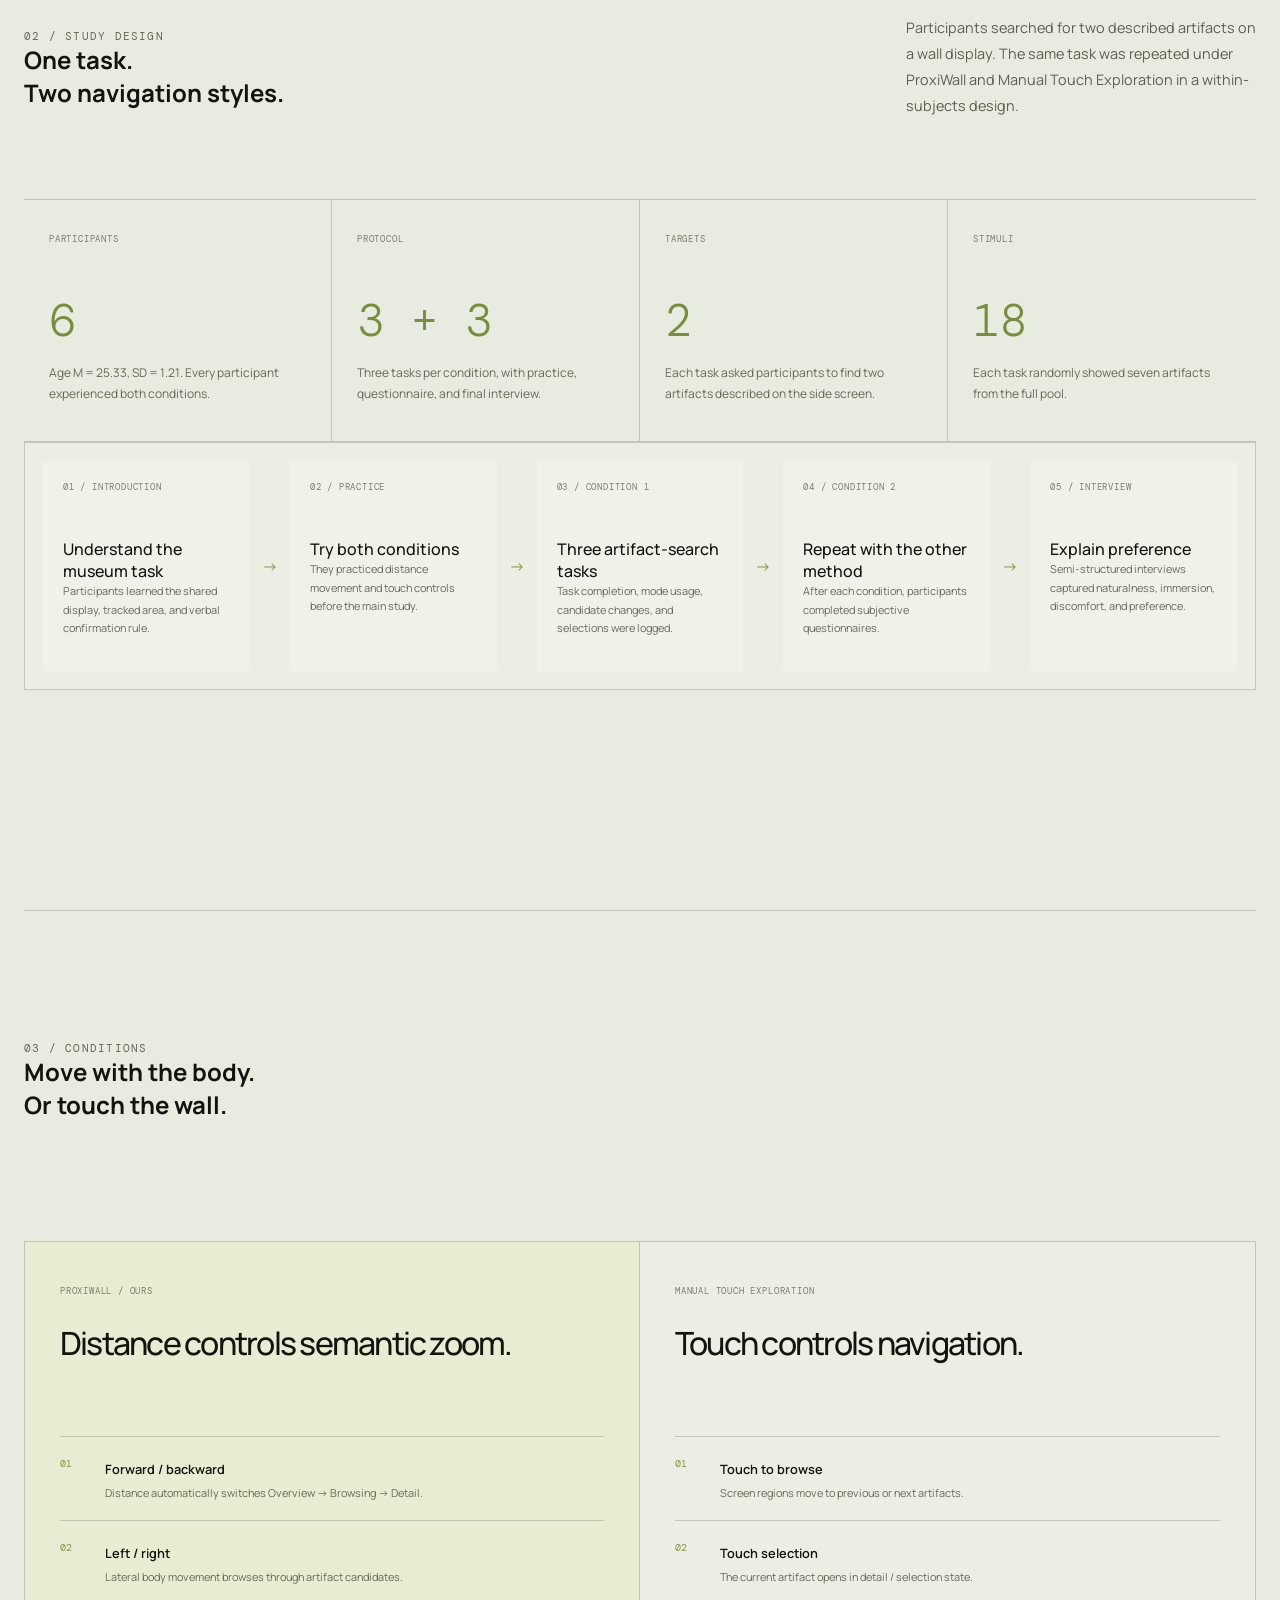
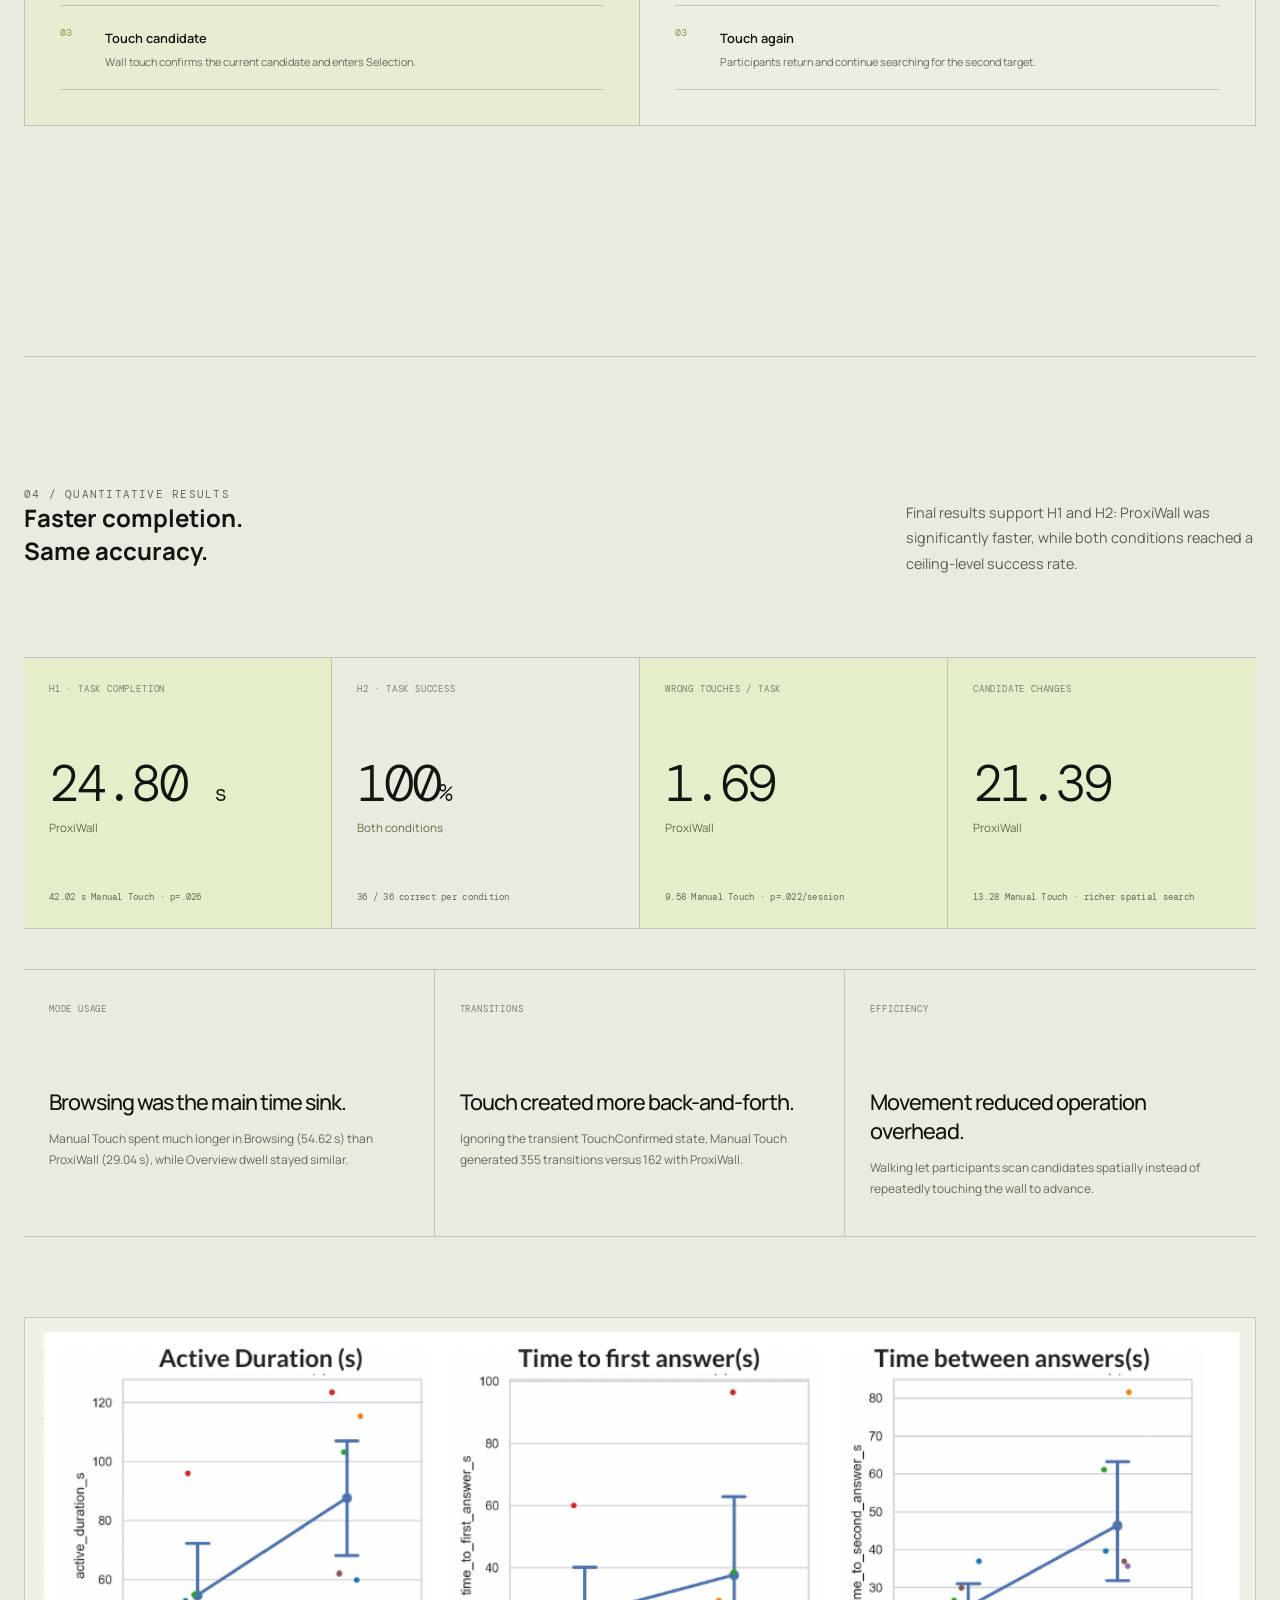
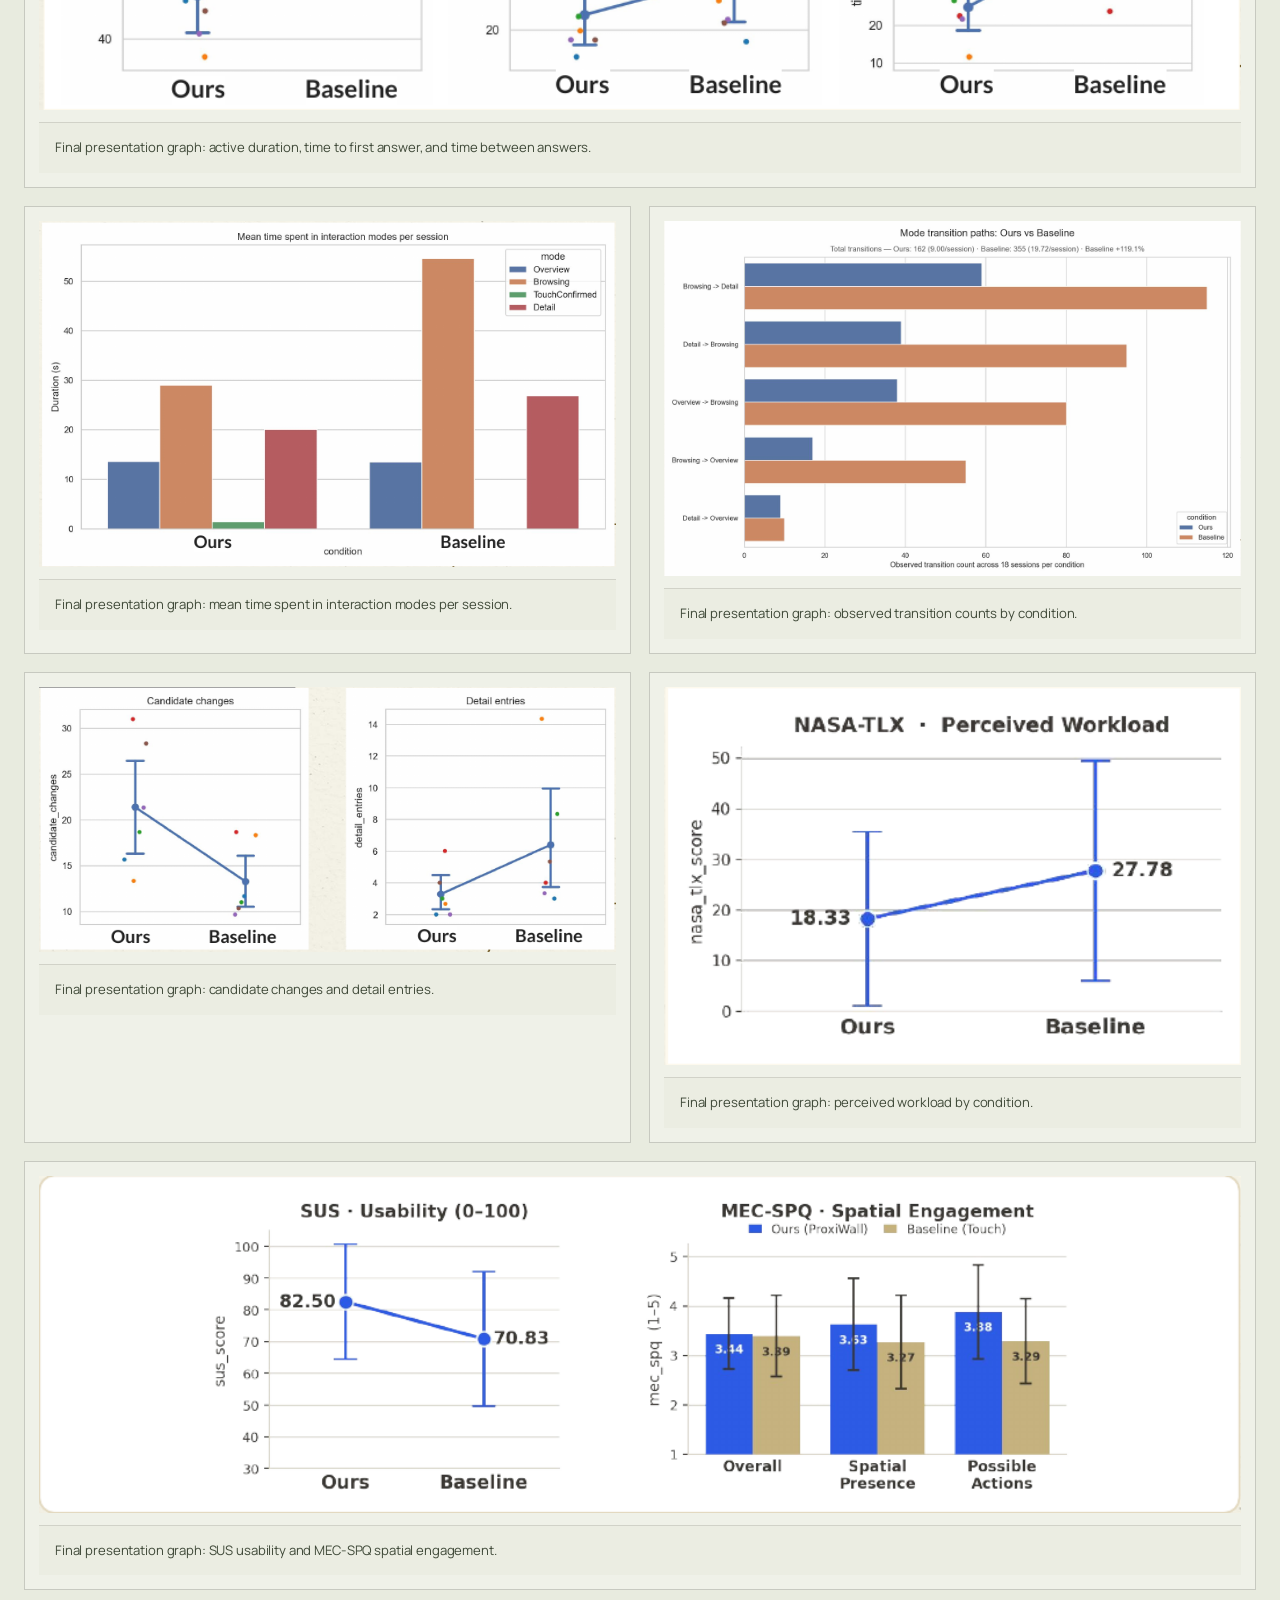
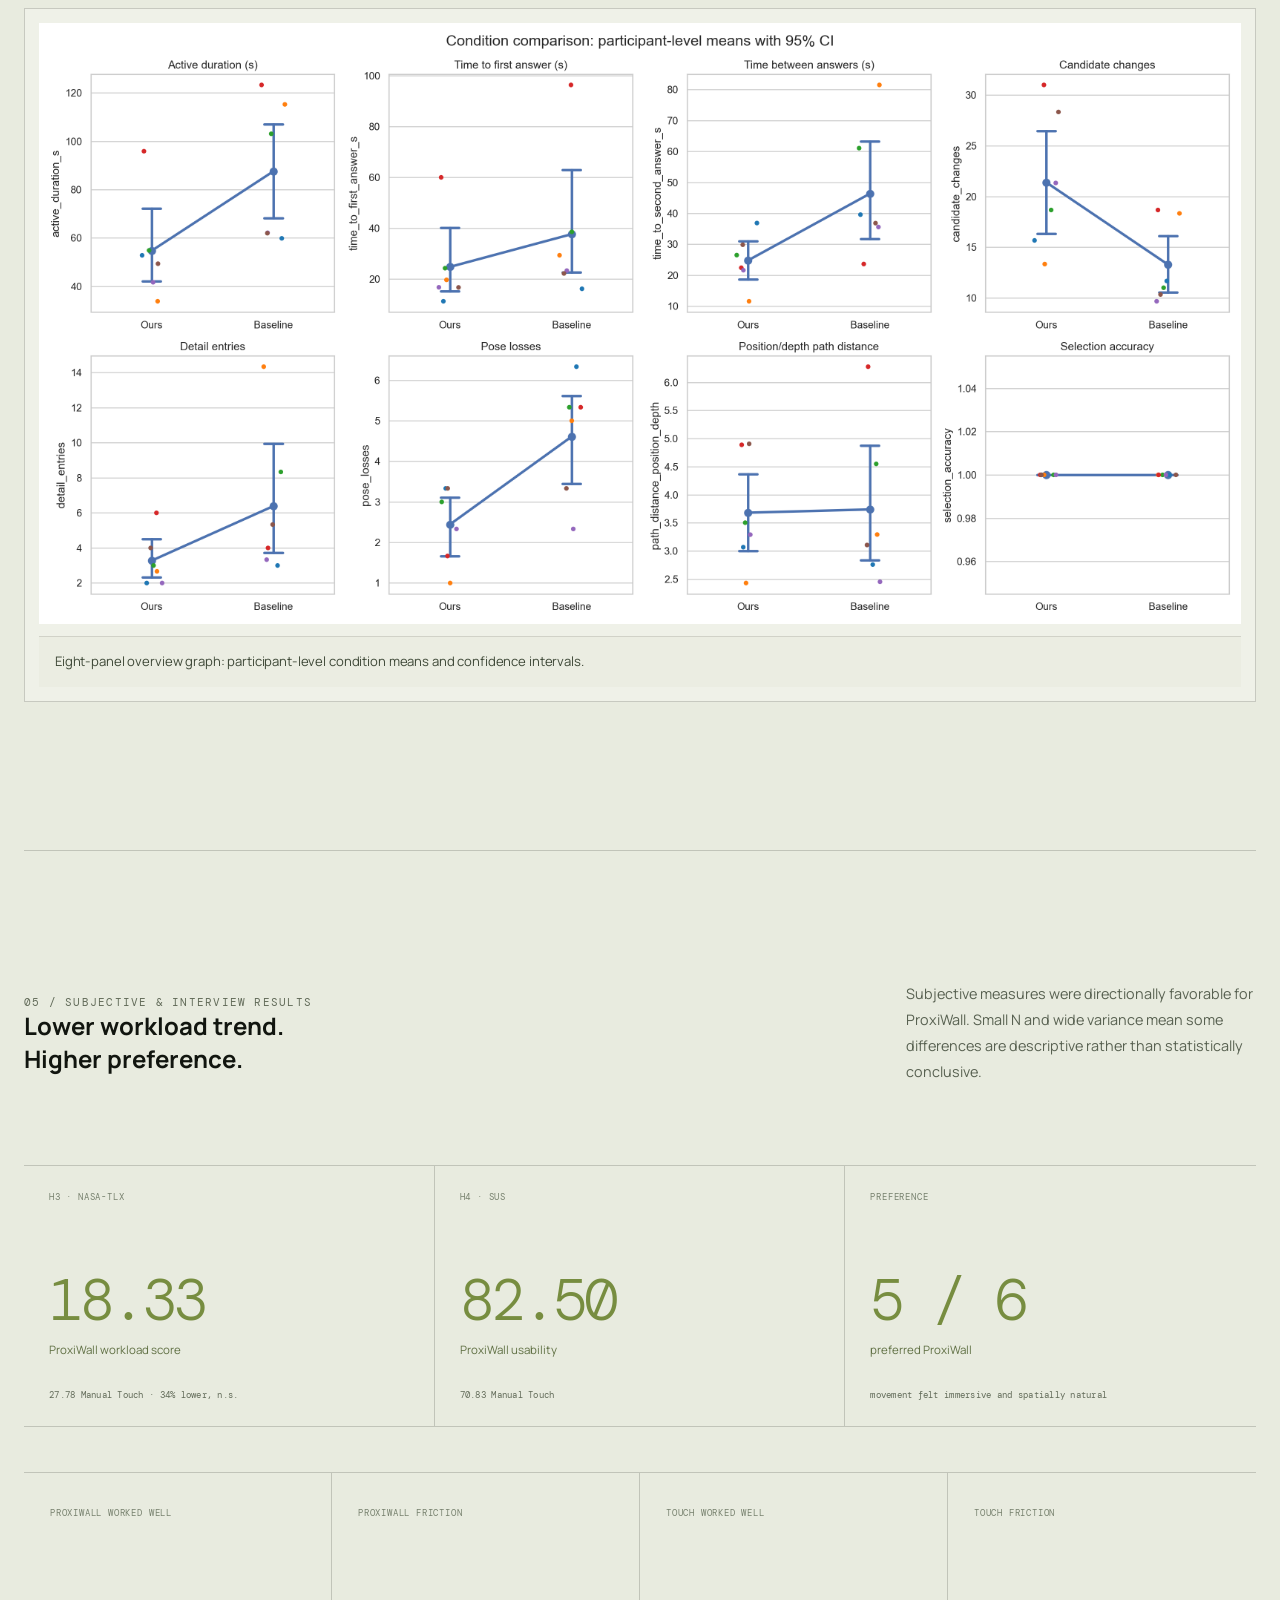
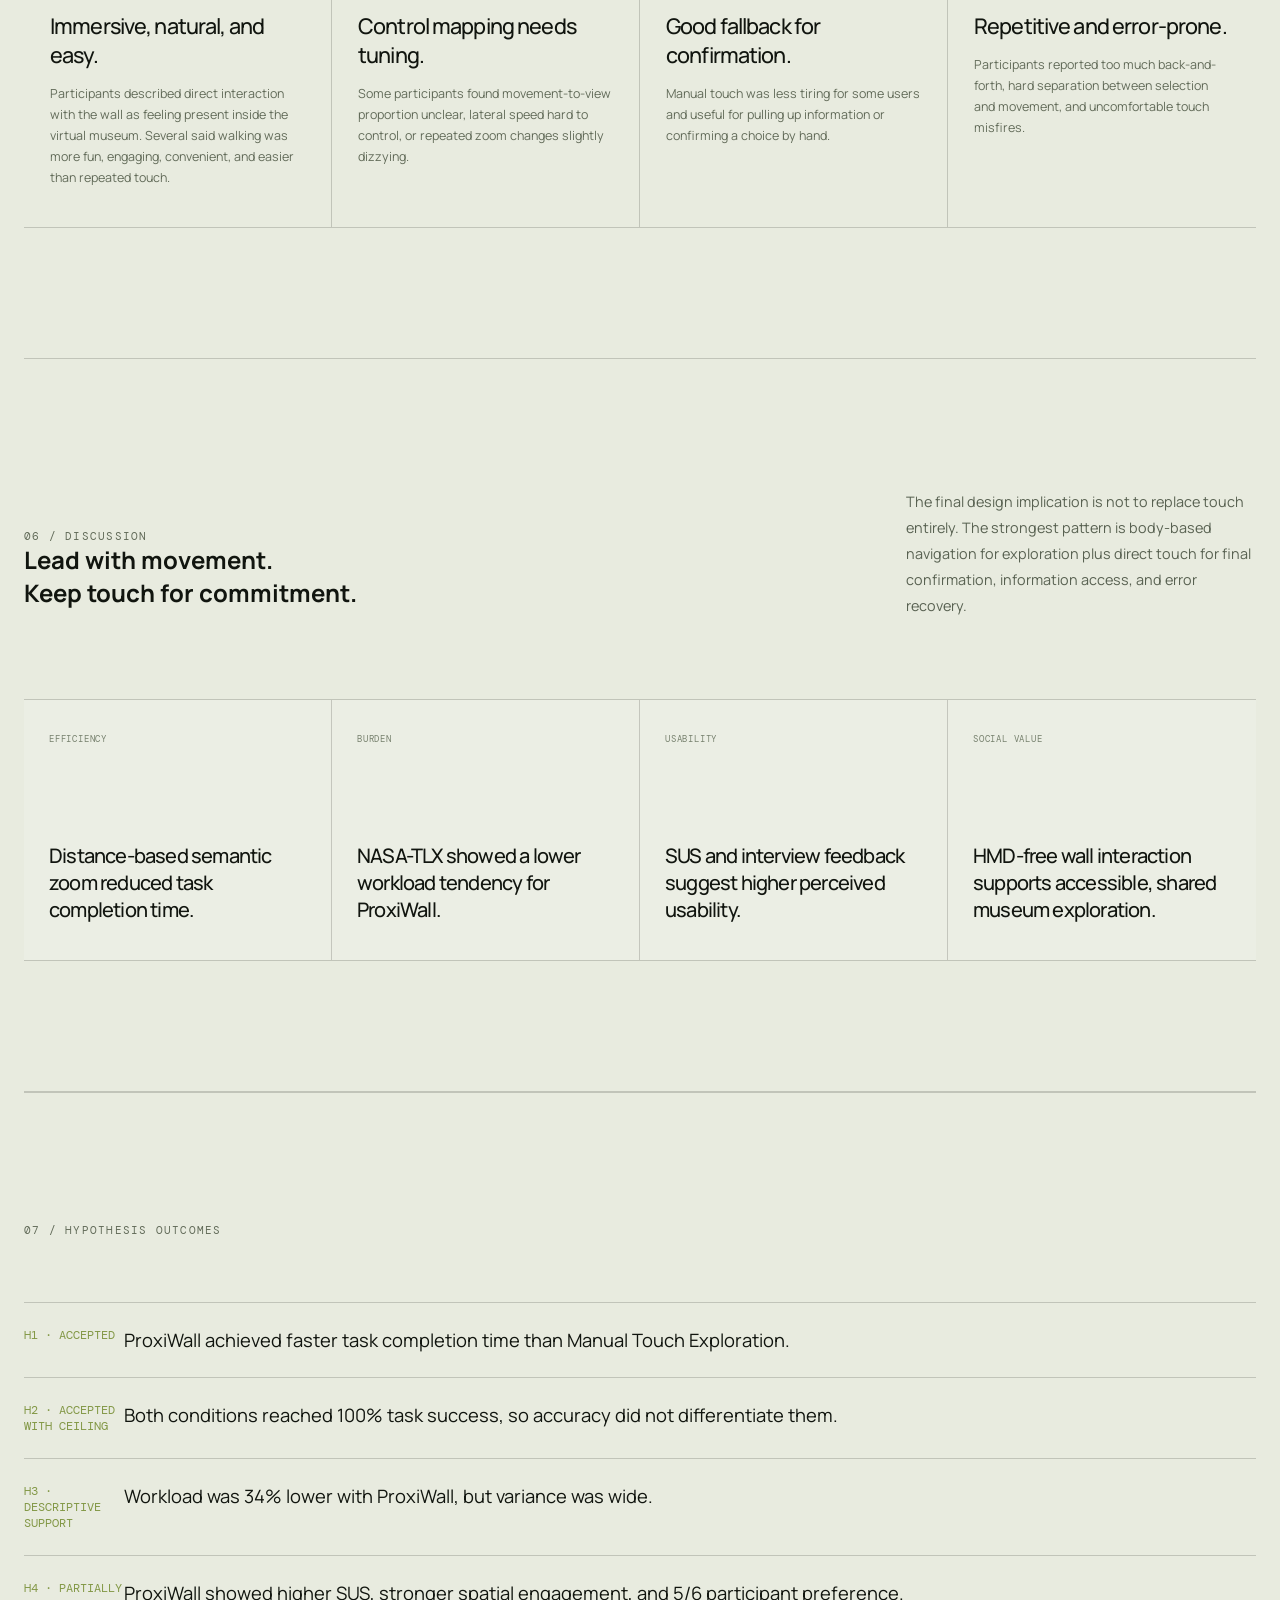
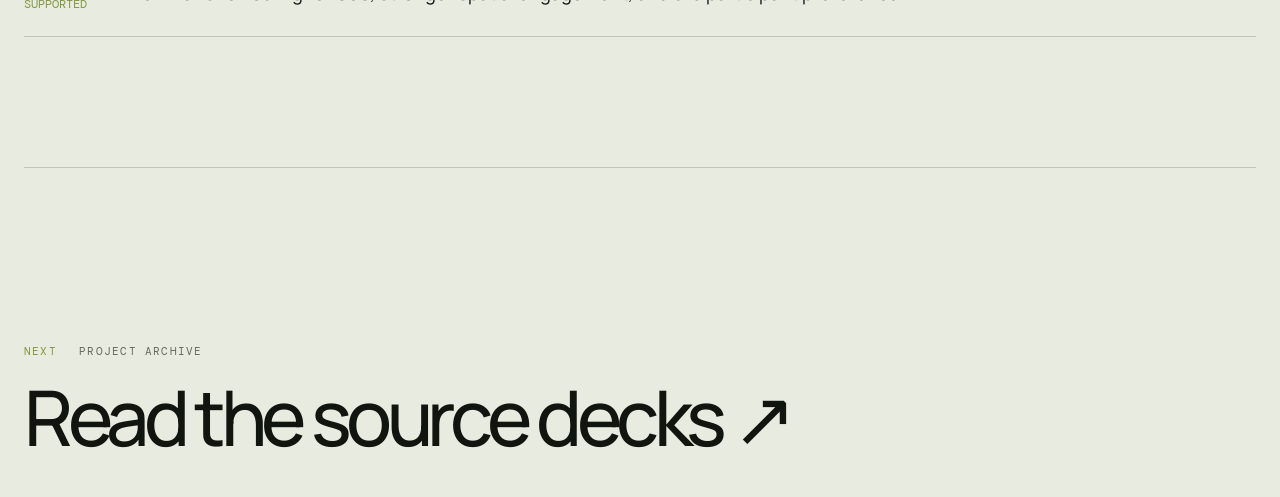
<file: research.html>
<!doctype html>
<html lang="en">
<head>
  <meta charset="UTF-8"><meta name="viewport" content="width=device-width,initial-scale=1">
  <meta name="description" content="Final ProxiWall evaluation: study design, quantitative results, qualitative feedback, and design implications.">
  <title>Final Evaluation — ProxiWall</title>
  <link rel="preconnect" href="https://fonts.googleapis.com"><link rel="preconnect" href="https://fonts.gstatic.com" crossorigin>
  <link href="https://fonts.googleapis.com/css2?family=DM+Mono:wght@300;400;500&family=Manrope:wght@400;500;600;700&display=swap" rel="stylesheet">
  <link rel="stylesheet" href="./styles.css">
</head>
<body>
<header class="site-header"><a class="wordmark" href="./index.html"><span class="wordmark-dot"></span>PROXIWALL</a><nav><a href="./concept.html">Concept</a><a href="./system.html">System</a><a class="active" href="./research.html">Research</a><a href="./demo.html">Demo</a><a href="./archive.html">Archive</a></nav><a class="header-cta" href="./assets/docs/3DID-Final.pdf">Final PDF <span>↗</span></a></header>
<main class="page-shell">
  <section class="page-hero"><p class="eyebrow"><span>03</span> Final Study Results</p><h1>Walking made search<br><em>faster and more spatial.</em></h1><p class="lede">The final evaluation compared ProxiWall's distance-driven semantic zoom with Manual Touch Exploration. Both conditions reached perfect task success, but ProxiWall reduced completion time, lowered wrong-touch behavior, and was preferred by 5 of 6 participants.</p></section>

  <section class="research-question"><p class="section-index">01 / FINAL RESEARCH QUESTION</p><blockquote>How can distance-based body input and direct wall touch be designed and evaluated as meaningful interaction modalities for the Overview → Browsing → Selection funnel of a wall-display virtual museum?</blockquote></section>

  <section class="evaluation-overview">
    <div class="section-heading"><div><p class="section-index">02 / STUDY DESIGN</p><h2>One task.<br><span>Two navigation styles.</span></h2></div><p>Participants searched for two described artifacts on a wall display. The same task was repeated under ProxiWall and Manual Touch Exploration in a within-subjects design.</p></div>
    <div class="study-facts">
      <article><span>PARTICIPANTS</span><strong>6</strong><p>Age M = 25.33, SD = 1.21. Every participant experienced both conditions.</p></article>
      <article><span>PROTOCOL</span><strong>3 + 3</strong><p>Three tasks per condition, with practice, questionnaire, and final interview.</p></article>
      <article><span>TARGETS</span><strong>2</strong><p>Each task asked participants to find two artifacts described on the side screen.</p></article>
      <article><span>STIMULI</span><strong>18</strong><p>Each task randomly showed seven artifacts from the full pool.</p></article>
    </div>
    <div class="protocol-flow final-protocol">
      <article><span>01 / INTRODUCTION</span><strong>Understand the museum task</strong><p>Participants learned the shared display, tracked area, and verbal confirmation rule.</p></article>
      <i>→</i>
      <article><span>02 / PRACTICE</span><strong>Try both conditions</strong><p>They practiced distance movement and touch controls before the main study.</p></article>
      <i>→</i>
      <article><span>03 / CONDITION 1</span><strong>Three artifact-search tasks</strong><p>Task completion, mode usage, candidate changes, and selections were logged.</p></article>
      <i>→</i>
      <article><span>04 / CONDITION 2</span><strong>Repeat with the other method</strong><p>After each condition, participants completed subjective questionnaires.</p></article>
      <i>→</i>
      <article><span>05 / INTERVIEW</span><strong>Explain preference</strong><p>Semi-structured interviews captured naturalness, immersion, discomfort, and preference.</p></article>
    </div>
  </section>

  <section class="condition-section">
    <div class="section-heading"><div><p class="section-index">03 / CONDITIONS</p><h2>Move with the body.<br><span>Or touch the wall.</span></h2></div></div>
    <div class="condition-explainer">
      <article><span>PROXIWALL / OURS</span><h3>Distance controls semantic zoom.</h3><ol><li><b>Forward / backward</b><p>Distance automatically switches Overview → Browsing → Detail.</p></li><li><b>Left / right</b><p>Lateral body movement browses through artifact candidates.</p></li><li><b>Touch candidate</b><p>Wall touch confirms the current candidate and enters Selection.</p></li></ol></article>
      <article><span>MANUAL TOUCH EXPLORATION</span><h3>Touch controls navigation.</h3><ol><li><b>Touch to browse</b><p>Screen regions move to previous or next artifacts.</p></li><li><b>Touch selection</b><p>The current artifact opens in detail / selection state.</p></li><li><b>Touch again</b><p>Participants return and continue searching for the second target.</p></li></ol></article>
    </div>
  </section>

  <section class="results-section">
    <div class="section-heading"><div><p class="section-index">04 / QUANTITATIVE RESULTS</p><h2>Faster completion.<br><span>Same accuracy.</span></h2></div><p>Final results support H1 and H2: ProxiWall was significantly faster, while both conditions reached a ceiling-level success rate.</p></div>
    <div class="result-metrics">
      <article class="result-win"><span>H1 · TASK COMPLETION</span><strong>24.80 <small>s</small></strong><p>ProxiWall</p><b>42.02 s Manual Touch · p=.026</b></article>
      <article><span>H2 · TASK SUCCESS</span><strong>100<small>%</small></strong><p>Both conditions</p><b>36 / 36 correct per condition</b></article>
      <article class="result-win"><span>WRONG TOUCHES / TASK</span><strong>1.69</strong><p>ProxiWall</p><b>9.58 Manual Touch · p=.022/session</b></article>
      <article class="result-win"><span>CANDIDATE CHANGES</span><strong>21.39</strong><p>ProxiWall</p><b>13.28 Manual Touch · richer spatial search</b></article>
    </div>
    <div class="result-interpretation">
      <article><span>MODE USAGE</span><h3>Browsing was the main time sink.</h3><p>Manual Touch spent much longer in Browsing (54.62 s) than ProxiWall (29.04 s), while Overview dwell stayed similar.</p></article>
      <article><span>TRANSITIONS</span><h3>Touch created more back-and-forth.</h3><p>Ignoring the transient TouchConfirmed state, Manual Touch generated 355 transitions versus 162 with ProxiWall.</p></article>
      <article><span>EFFICIENCY</span><h3>Movement reduced operation overhead.</h3><p>Walking let participants scan candidates spatially instead of repeatedly touching the wall to advance.</p></article>
    </div>
    <figure class="result-figure result-figure-wide"><img src="./assets/evaluation/final-results/h1-task-completion.png" alt="Final presentation H1 task completion graphs"><figcaption>Final presentation graph: active duration, time to first answer, and time between answers.</figcaption></figure>
    <div class="result-figure-grid">
      <figure class="result-figure"><img src="./assets/evaluation/final-results/mode-usage.png" alt="Final presentation mode usage graph"><figcaption>Final presentation graph: mean time spent in interaction modes per session.</figcaption></figure>
      <figure class="result-figure"><img src="./assets/evaluation/final-results/mode-transition.png" alt="Final presentation mode transition graph"><figcaption>Final presentation graph: observed transition counts by condition.</figcaption></figure>
      <figure class="result-figure"><img src="./assets/evaluation/final-results/h2-candidate-efficiency.png" alt="Final presentation H2 candidate exploration efficiency graphs"><figcaption>Final presentation graph: candidate changes and detail entries.</figcaption></figure>
      <figure class="result-figure"><img src="./assets/evaluation/final-results/h3-nasa-tlx.png" alt="Final presentation NASA-TLX workload graph"><figcaption>Final presentation graph: perceived workload by condition.</figcaption></figure>
      <figure class="result-figure result-figure-span"><img src="./assets/evaluation/final-results/h4-usability-spatial.png" alt="Final presentation SUS and spatial engagement graphs"><figcaption>Final presentation graph: SUS usability and MEC-SPQ spatial engagement.</figcaption></figure>
    </div>
    <figure class="result-figure result-figure-wide"><img src="./assets/evaluation/results/condition-comparison.png" alt="Eight-panel condition comparison of participant-level metrics"><figcaption>Eight-panel overview graph: participant-level condition means and confidence intervals.</figcaption></figure>
  </section>

  <section class="subjective-section">
    <div class="section-heading"><div><p class="section-index">05 / SUBJECTIVE & INTERVIEW RESULTS</p><h2>Lower workload trend.<br><span>Higher preference.</span></h2></div><p>Subjective measures were directionally favorable for ProxiWall. Small N and wide variance mean some differences are descriptive rather than statistically conclusive.</p></div>
    <div class="subjective-grid">
      <article><span>H3 · NASA-TLX</span><strong>18.33</strong><p>ProxiWall workload score</p><b>27.78 Manual Touch · 34% lower, n.s.</b></article>
      <article><span>H4 · SUS</span><strong>82.50</strong><p>ProxiWall usability</p><b>70.83 Manual Touch</b></article>
      <article><span>PREFERENCE</span><strong>5 / 6</strong><p>preferred ProxiWall</p><b>movement felt immersive and spatially natural</b></article>
    </div>
    <div class="quote-grid final-quotes">
      <article><span>PROXIWALL WORKED WELL</span><h3>Immersive, natural, and easy.</h3><p>Participants described direct interaction with the wall as feeling present inside the virtual museum. Several said walking was more fun, engaging, convenient, and easier than repeated touch.</p></article>
      <article><span>PROXIWALL FRICTION</span><h3>Control mapping needs tuning.</h3><p>Some participants found movement-to-view proportion unclear, lateral speed hard to control, or repeated zoom changes slightly dizzying.</p></article>
      <article><span>TOUCH WORKED WELL</span><h3>Good fallback for confirmation.</h3><p>Manual touch was less tiring for some users and useful for pulling up information or confirming a choice by hand.</p></article>
      <article><span>TOUCH FRICTION</span><h3>Repetitive and error-prone.</h3><p>Participants reported too much back-and-forth, hard separation between selection and movement, and uncomfortable touch misfires.</p></article>
    </div>
  </section>

  <section class="discussion-section">
    <div class="section-heading"><div><p class="section-index">06 / DISCUSSION</p><h2>Lead with movement.<br><span>Keep touch for commitment.</span></h2></div><p>The final design implication is not to replace touch entirely. The strongest pattern is body-based navigation for exploration plus direct touch for final confirmation, information access, and error recovery.</p></div>
    <div class="discussion-grid">
      <article><span>EFFICIENCY</span><h3>Distance-based semantic zoom reduced task completion time.</h3></article>
      <article><span>BURDEN</span><h3>NASA-TLX showed a lower workload tendency for ProxiWall.</h3></article>
      <article><span>USABILITY</span><h3>SUS and interview feedback suggest higher perceived usability.</h3></article>
      <article><span>SOCIAL VALUE</span><h3>HMD-free wall interaction supports accessible, shared museum exploration.</h3></article>
    </div>
  </section>

  <section class="hypotheses"><p class="section-index">07 / HYPOTHESIS OUTCOMES</p><div class="hypothesis-list"><article><b>H1 · ACCEPTED</b><p>ProxiWall achieved faster task completion time than Manual Touch Exploration.</p></article><article><b>H2 · ACCEPTED WITH CEILING</b><p>Both conditions reached 100% task success, so accuracy did not differentiate them.</p></article><article><b>H3 · DESCRIPTIVE SUPPORT</b><p>Workload was 34% lower with ProxiWall, but variance was wide.</p></article><article><b>H4 · PARTIALLY SUPPORTED</b><p>ProxiWall showed higher SUS, stronger spatial engagement, and 5/6 participant preference.</p></article></div></section>
</main>
<footer><div><p class="eyebrow"><span>NEXT</span> Project Archive</p><h2><a href="./archive.html">Read the source decks ↗</a></h2></div></footer>
</body>
</html>
</file>
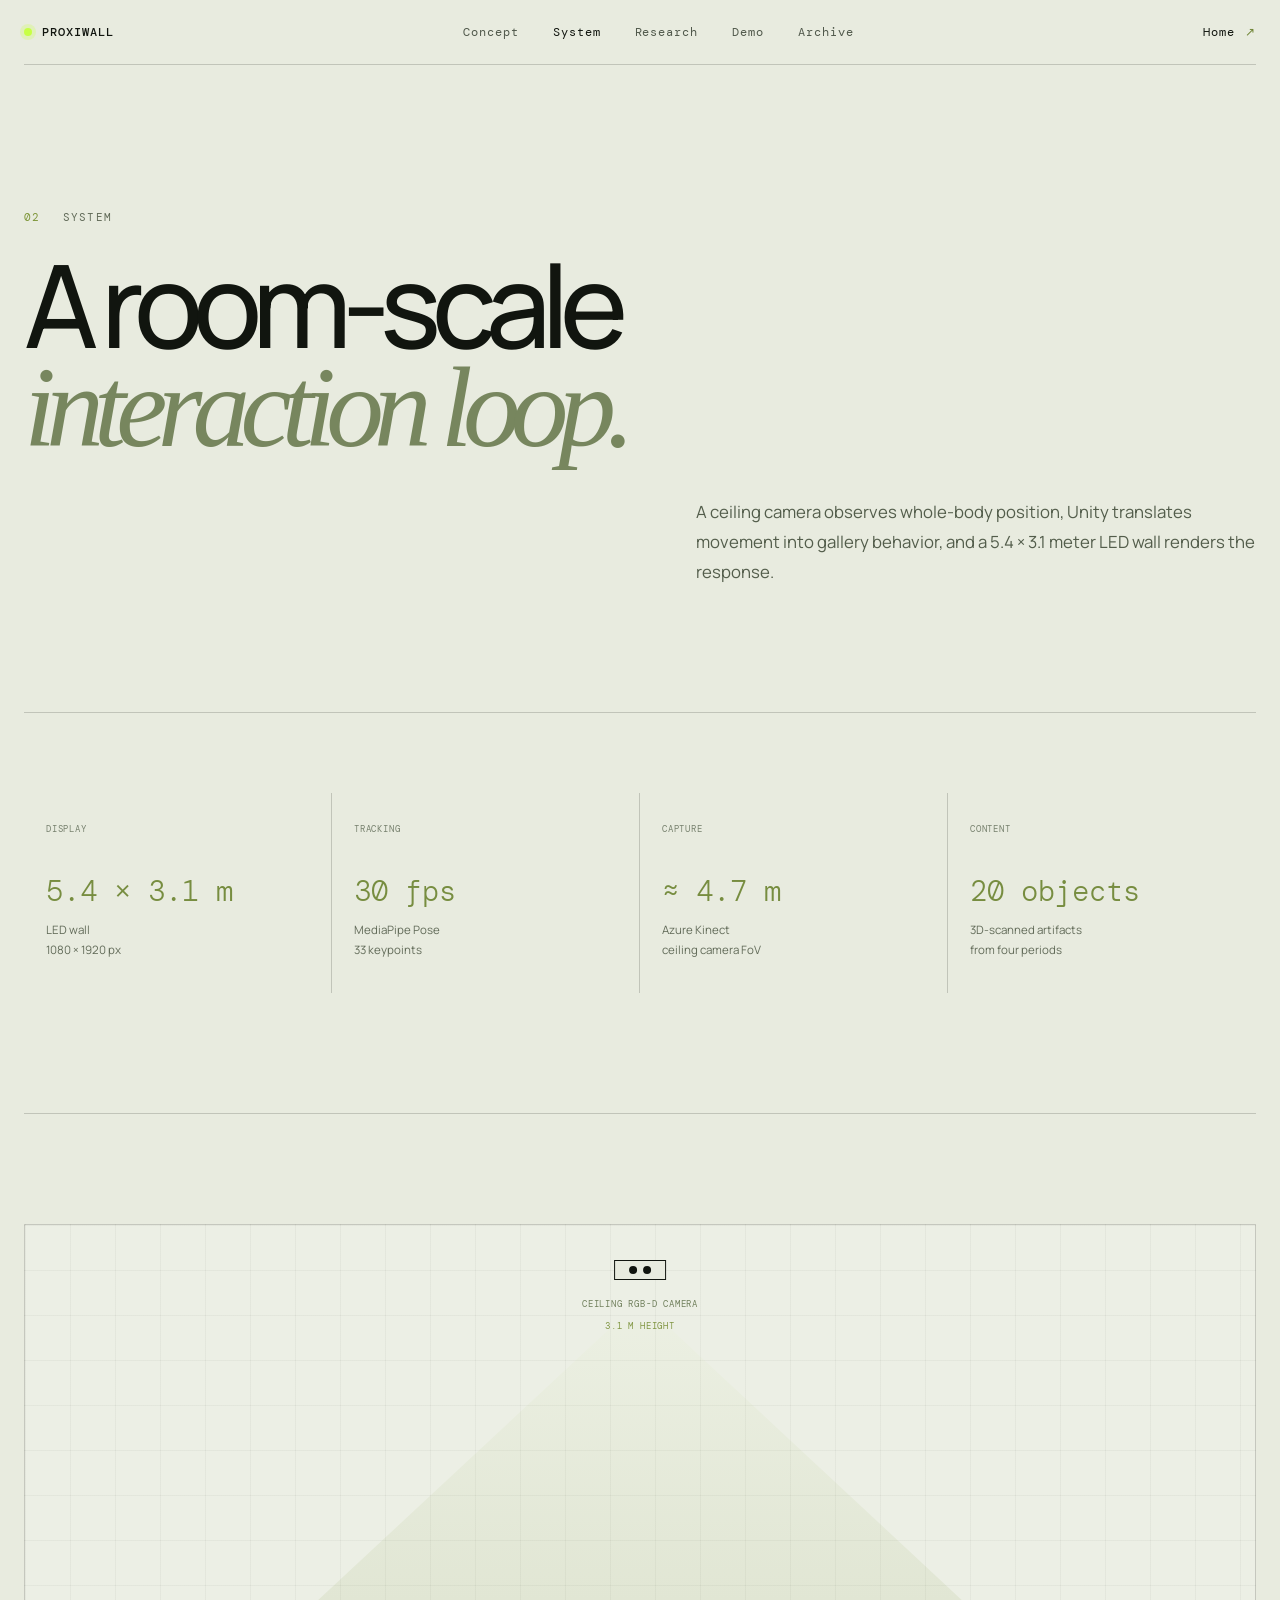
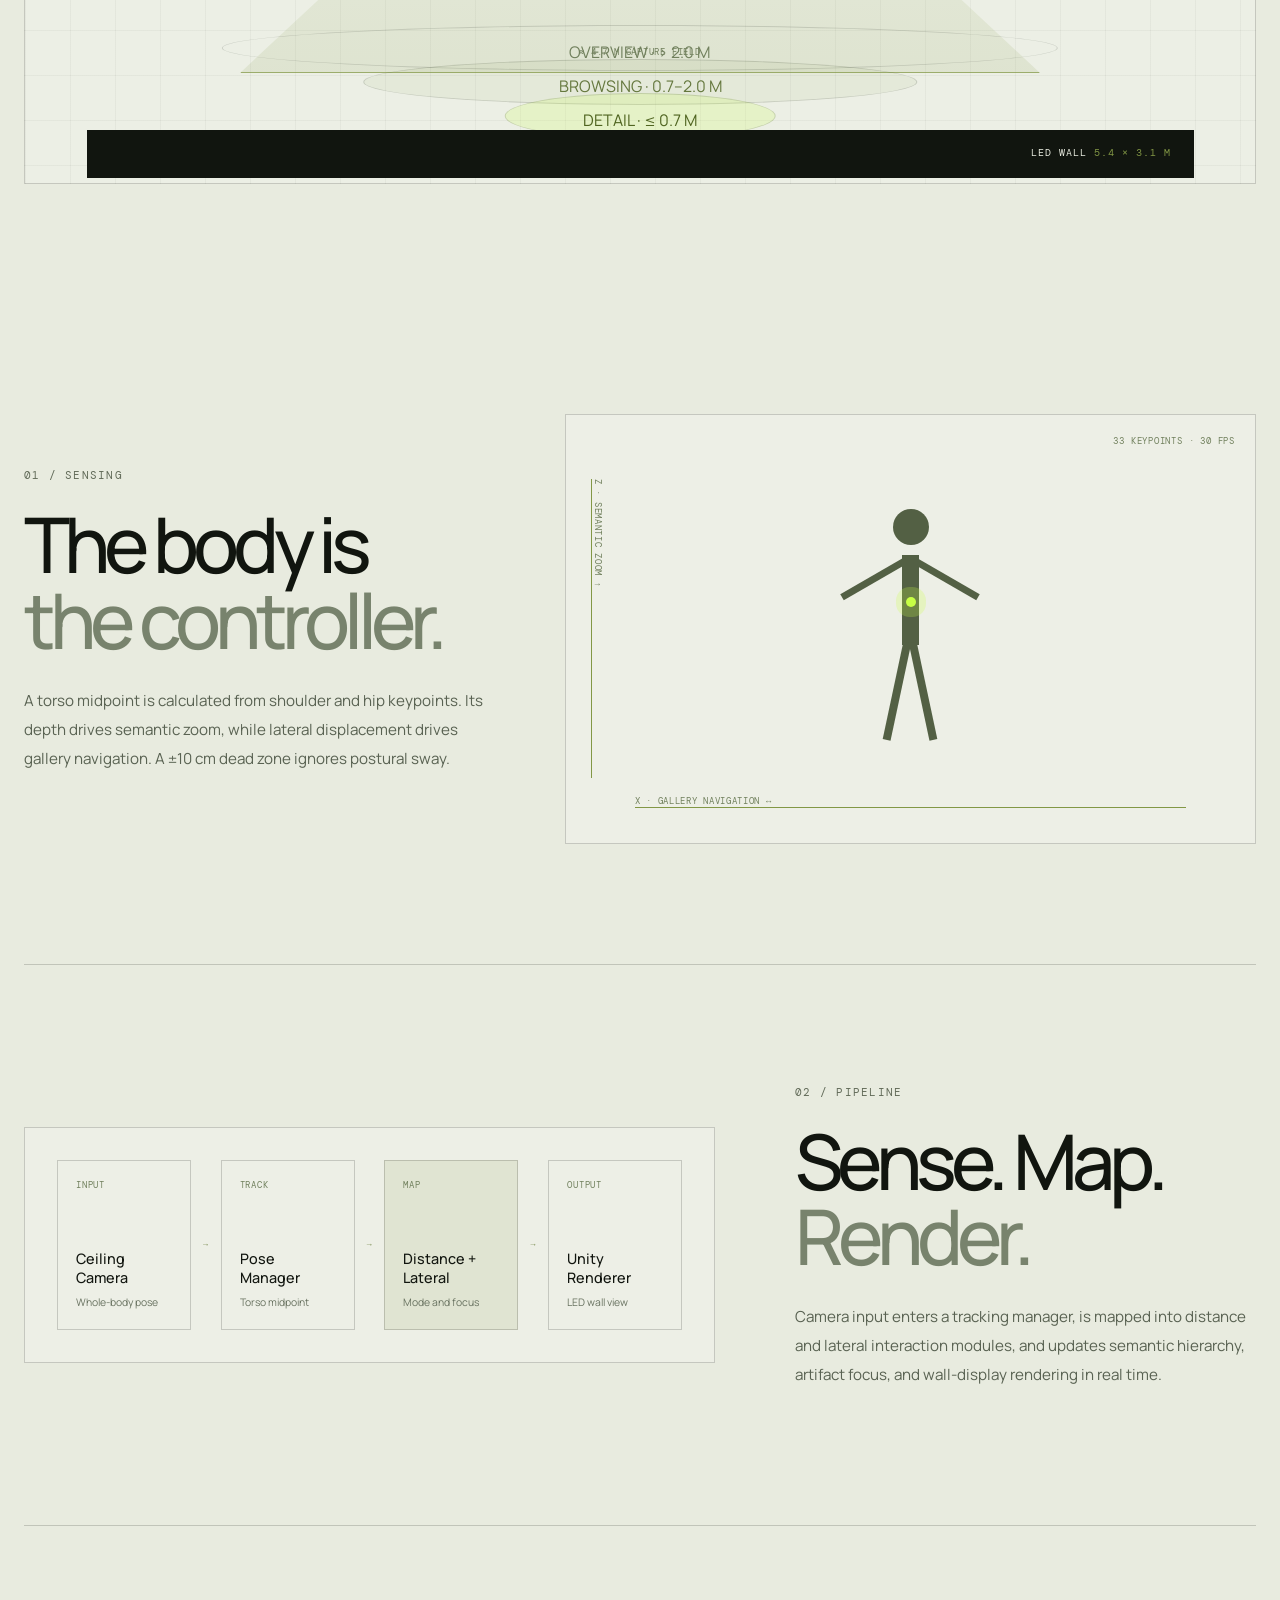
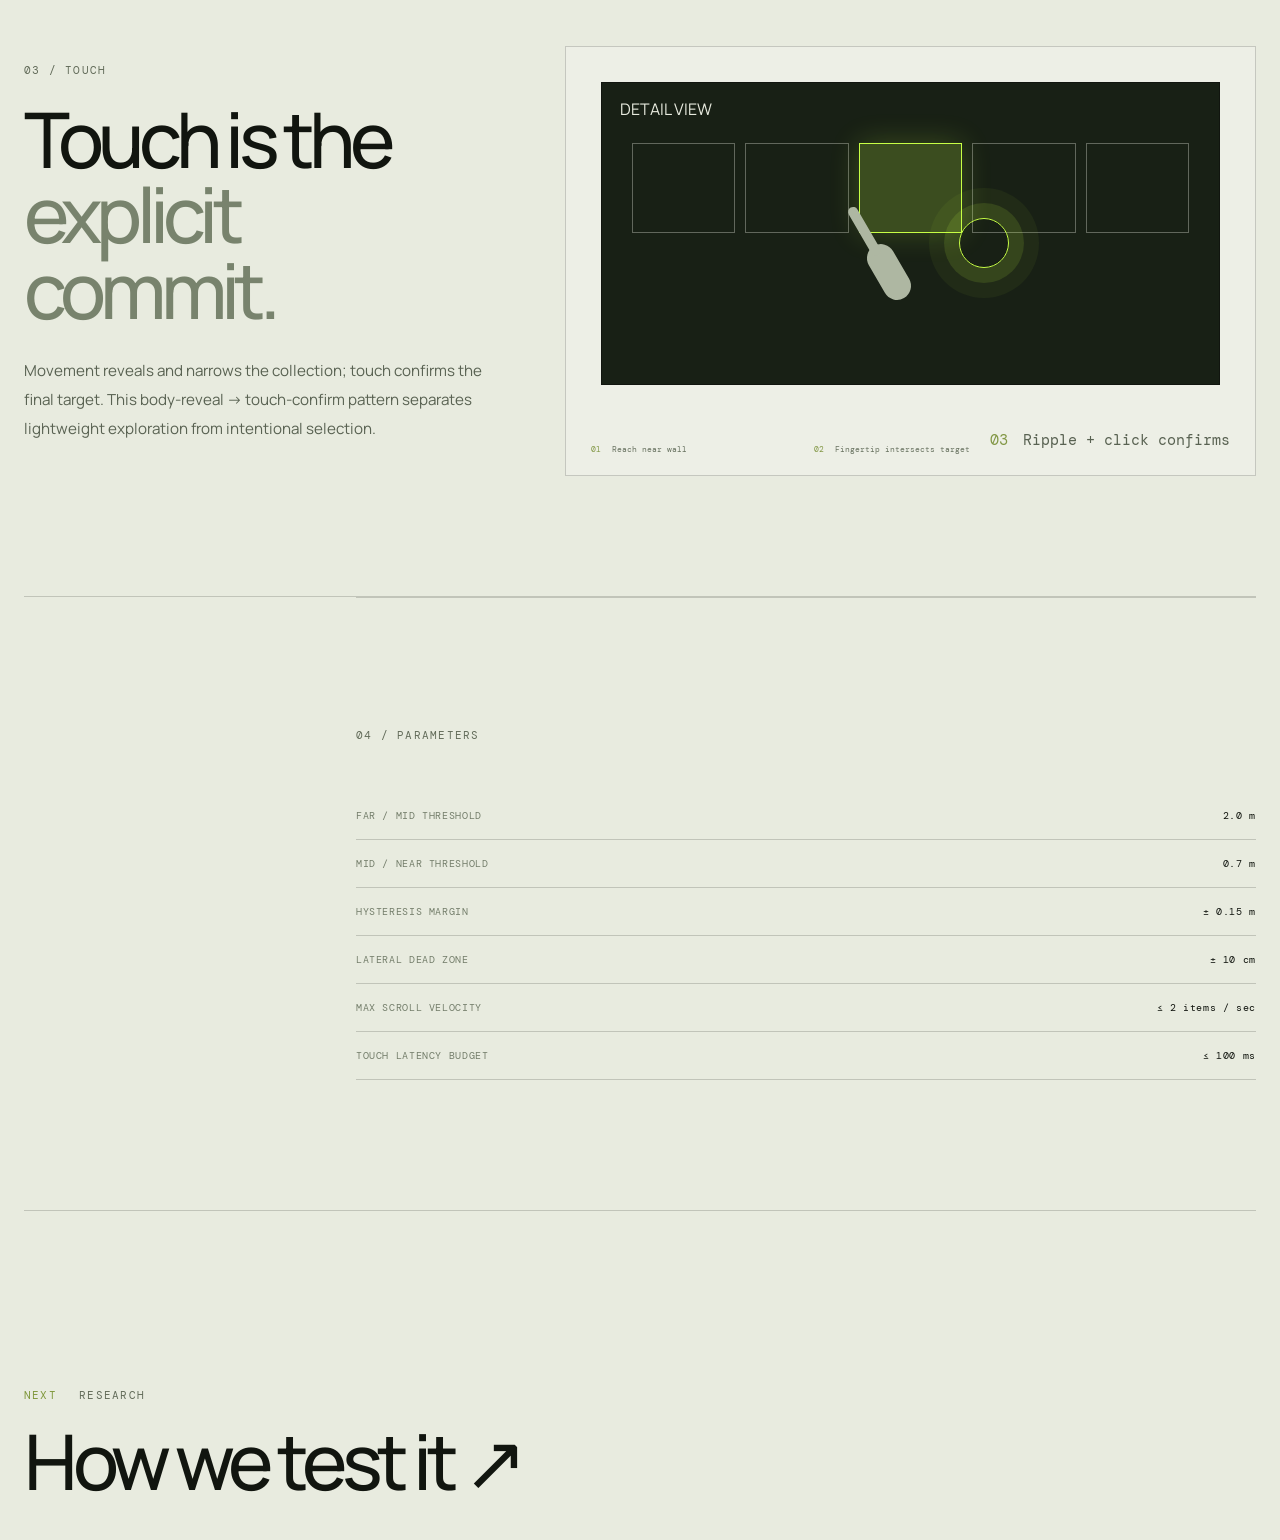
<file: system.html>
<!doctype html><html lang="en"><head><meta charset="UTF-8"><meta name="viewport" content="width=device-width,initial-scale=1"><title>System — ProxiWall</title><link rel="preconnect" href="https://fonts.googleapis.com"><link rel="preconnect" href="https://fonts.gstatic.com" crossorigin><link href="https://fonts.googleapis.com/css2?family=DM+Mono:wght@300;400;500&family=Manrope:wght@400;500;600;700&display=swap" rel="stylesheet"><link rel="stylesheet" href="./styles.css"></head><body>
<header class="site-header"><a class="wordmark" href="./index.html"><span class="wordmark-dot"></span>PROXIWALL</a><nav><a href="./concept.html">Concept</a><a class="active" href="./system.html">System</a><a href="./research.html">Research</a><a href="./demo.html">Demo</a><a href="./archive.html">Archive</a></nav><a class="header-cta" href="./index.html">Home <span>↗</span></a></header>
<main class="page-shell"><section class="page-hero"><p class="eyebrow"><span>02</span> System</p><h1>A room-scale<br><em>interaction loop.</em></h1><p class="lede">A ceiling camera observes whole-body position, Unity translates movement into gallery behavior, and a 5.4 × 3.1 meter LED wall renders the response.</p></section>
<section class="spec-grid"><article><span>DISPLAY</span><strong>5.4 × 3.1 m</strong><p>LED wall<br>1080 × 1920 px</p></article><article><span>TRACKING</span><strong>30 fps</strong><p>MediaPipe Pose<br>33 keypoints</p></article><article><span>CAPTURE</span><strong>≈ 4.7 m</strong><p>Azure Kinect<br>ceiling camera FoV</p></article><article><span>CONTENT</span><strong>20 objects</strong><p>3D-scanned artifacts<br>from four periods</p></article></section>
<div class="room-setup wide-component" aria-label="ProxiWall room setup"><div class="ceiling-camera"><i></i><span>CEILING RGB-D CAMERA<br><b>3.1 M HEIGHT</b></span></div><div class="capture-cone"><span>≈ 4.7 M CAPTURE FIELD</span></div><div class="zone-band band-far">OVERVIEW · &gt; 2.0 M</div><div class="zone-band band-mid">BROWSING · 0.7–2.0 M</div><div class="zone-band band-near">DETAIL · ≤ 0.7 M</div><div class="led-wall">LED WALL <b>5.4 × 3.1 M</b></div></div>
<section class="feature-pair"><div><p class="section-index">01 / SENSING</p><h2>The body is<br><span>the controller.</span></h2><p>A torso midpoint is calculated from shoulder and hip keypoints. Its depth drives semantic zoom, while lateral displacement drives gallery navigation. A ±10 cm dead zone ignores postural sway.</p></div><div class="sensing-diagram" aria-label="Body tracking and interaction axes"><div class="tracked-person"><i class="head"></i><i class="torso"></i><i class="arm arm-left"></i><i class="arm arm-right"></i><i class="leg leg-left"></i><i class="leg leg-right"></i><b></b></div><div class="axis axis-x">X · GALLERY NAVIGATION ↔</div><div class="axis axis-z">Z · SEMANTIC ZOOM ↑</div><span>33 KEYPOINTS · 30 FPS</span></div></section>
<section class="feature-pair reverse"><div class="pipeline-diagram" aria-label="ProxiWall implementation pipeline"><article><span>INPUT</span><strong>Ceiling Camera</strong><p>Whole-body pose</p></article><b>→</b><article><span>TRACK</span><strong>Pose Manager</strong><p>Torso midpoint</p></article><b>→</b><article class="pipeline-split"><span>MAP</span><strong>Distance + Lateral</strong><p>Mode and focus</p></article><b>→</b><article><span>OUTPUT</span><strong>Unity Renderer</strong><p>LED wall view</p></article></div><div><p class="section-index">02 / PIPELINE</p><h2>Sense. Map.<br><span>Render.</span></h2><p>Camera input enters a tracking manager, is mapped into distance and lateral interaction modules, and updates semantic hierarchy, artifact focus, and wall-display rendering in real time.</p></div></section>
<section class="feature-pair"><div><p class="section-index">03 / TOUCH</p><h2>Touch is the<br><span>explicit commit.</span></h2><p>Movement reveals and narrows the collection; touch confirms the final target. This body-reveal → touch-confirm pattern separates lightweight exploration from intentional selection.</p></div><div class="touch-diagram" aria-label="Pseudo touch selection sequence"><div class="touch-wall"><i></i><i></i><i class="selected"></i><i></i><i></i><span>DETAIL VIEW</span></div><div class="touch-hand"><i></i><b></b></div><div class="touch-ripple"></div><p><span>01</span> Reach near wall</p><p><span>02</span> Fingertip intersects target</p><p><span>03</span> Ripple + click confirms</p></div></section>
<section class="parameter-table"><p class="section-index">04 / PARAMETERS</p><div class="status-row"><span>FAR / MID THRESHOLD</span><strong>2.0 m</strong></div><div class="status-row"><span>MID / NEAR THRESHOLD</span><strong>0.7 m</strong></div><div class="status-row"><span>HYSTERESIS MARGIN</span><strong>± 0.15 m</strong></div><div class="status-row"><span>LATERAL DEAD ZONE</span><strong>± 10 cm</strong></div><div class="status-row"><span>MAX SCROLL VELOCITY</span><strong>≤ 2 items / sec</strong></div><div class="status-row"><span>TOUCH LATENCY BUDGET</span><strong>≤ 100 ms</strong></div></section>
</main><footer><div><p class="eyebrow"><span>NEXT</span> Research</p><h2><a href="./research.html">How we test it ↗</a></h2></div></footer></body></html>
</file>
<file: styles.css>
:root {
  --ink: #11150f;
  --paper: #e8ebdf;
  --paper-soft: #d9decf;
  --acid: #c7ff45;
  --muted: #87907c;
  --line: rgba(17, 21, 15, 0.18);
  --mono: "DM Mono", monospace;
  --sans: "Manrope", sans-serif;
}

* {
  box-sizing: border-box;
}

html {
  scroll-behavior: smooth;
}

body {
  margin: 0;
  overflow-x: hidden;
  background: var(--paper);
  color: var(--ink);
  font-family: var(--sans);
}

a {
  color: inherit;
  text-decoration: none;
}

.ambient {
  position: fixed;
  z-index: -1;
  width: 35rem;
  height: 35rem;
  border-radius: 50%;
  filter: blur(100px);
  opacity: 0.23;
  pointer-events: none;
}

.ambient-one {
  top: -15rem;
  right: -8rem;
  background: var(--acid);
}

.ambient-two {
  bottom: 15%;
  left: -25rem;
  background: #a9b6ff;
}

.site-header {
  width: min(1400px, calc(100% - 48px));
  margin: 0 auto;
  padding: 24px 0;
  display: flex;
  align-items: center;
  justify-content: space-between;
  border-bottom: 1px solid var(--line);
  font-family: var(--mono);
  font-size: 0.75rem;
  letter-spacing: 0.08em;
}

.wordmark {
  display: flex;
  align-items: center;
  gap: 10px;
  font-weight: 500;
}

.wordmark-dot {
  width: 8px;
  height: 8px;
  border-radius: 50%;
  background: var(--acid);
  box-shadow: 0 0 0 4px rgba(199, 255, 69, 0.25);
}

nav {
  display: flex;
  gap: 34px;
}

nav a {
  color: #50584b;
  transition: color 180ms ease;
}

nav a:hover {
  color: var(--ink);
}

.header-cta {
  display: flex;
  gap: 10px;
  align-items: center;
}

.header-cta span {
  color: #708537;
}

main,
footer {
  width: min(1400px, calc(100% - 48px));
  margin-inline: auto;
}

.hero {
  min-height: calc(100vh - 74px);
  padding: 80px 0 70px;
  display: grid;
  grid-template-columns: minmax(0, 0.9fr) minmax(500px, 1.1fr);
  gap: 70px;
  align-items: center;
}

.eyebrow,
.section-index {
  margin: 0;
  color: #626b59;
  font-family: var(--mono);
  font-size: 0.7rem;
  letter-spacing: 0.11em;
  text-transform: uppercase;
}

.eyebrow span {
  margin-right: 14px;
  color: #7f973b;
}

h1,
h2,
h3,
p {
  margin-top: 0;
}

h1 {
  margin: 32px 0 28px;
  font-size: clamp(4.7rem, 9vw, 9.2rem);
  line-height: 0.85;
  letter-spacing: -0.085em;
  font-weight: 500;
}

h1 em {
  color: #77865e;
  font-family: Georgia, serif;
  font-weight: 400;
}

.hero-description {
  max-width: 31rem;
  color: #535d4b;
  font-size: 1rem;
  line-height: 1.8;
}

.hero-actions {
  margin-top: 42px;
  display: flex;
  align-items: center;
  gap: 30px;
}

.button {
  padding: 15px 21px;
  border-radius: 2px;
  font-family: var(--mono);
  font-size: 0.7rem;
  letter-spacing: 0.07em;
  text-transform: uppercase;
}

.button-primary {
  background: var(--ink);
  color: var(--paper);
  transition: transform 180ms ease, background 180ms ease;
}

.button-primary:hover {
  transform: translateY(-2px);
  background: #293122;
}

.text-link {
  color: #535d4b;
  font-family: var(--mono);
  font-size: 0.7rem;
  letter-spacing: 0.05em;
}

.text-link span {
  margin-left: 8px;
}

.proximity-demo {
  position: relative;
  min-height: 610px;
  overflow: hidden;
  border: 1px solid rgba(206, 223, 171, 0.16);
  background:
    radial-gradient(circle at 35% 50%, rgba(199, 255, 69, 0.12), transparent 25%),
    #151a12;
  color: var(--paper);
  cursor: crosshair;
}

.demo-grid {
  position: absolute;
  inset: 0;
  opacity: 0.15;
  background-image:
    linear-gradient(rgba(232, 235, 223, 0.28) 1px, transparent 1px),
    linear-gradient(90deg, rgba(232, 235, 223, 0.28) 1px, transparent 1px);
  background-size: 54px 54px;
}

.demo-label {
  position: absolute;
  z-index: 3;
  display: flex;
  justify-content: space-between;
  font-family: var(--mono);
  font-size: 0.6rem;
  letter-spacing: 0.1em;
}

.demo-label-top {
  top: 20px;
  left: 22px;
  right: 22px;
}

.status-light {
  color: var(--acid);
}

.status-light::before {
  content: "";
  display: inline-block;
  width: 5px;
  height: 5px;
  margin-right: 7px;
  border-radius: 50%;
  background: var(--acid);
  box-shadow: 0 0 8px var(--acid);
}

.range {
  position: absolute;
  z-index: 1;
  top: 50%;
  left: 34%;
  border: 1px solid rgba(199, 255, 69, 0.25);
  border-radius: 50%;
  transform: translate(-50%, -50%);
}

.range-one {
  width: 160px;
  height: 160px;
}

.range-two {
  width: 300px;
  height: 300px;
  opacity: 0.65;
}

.range-three {
  width: 450px;
  height: 450px;
  opacity: 0.35;
}

.presence {
  position: absolute;
  z-index: 2;
  top: 50%;
  left: 34%;
  width: 22px;
  height: 22px;
  border: 1px solid var(--acid);
  border-radius: 50%;
  transform: translate(-50%, -50%);
  transition: top 300ms ease-out, left 300ms ease-out;
}

.presence::before,
.presence::after {
  content: "";
  position: absolute;
  top: 50%;
  left: 50%;
  border-radius: 50%;
  transform: translate(-50%, -50%);
}

.presence::before {
  width: 46px;
  height: 46px;
  border: 1px solid rgba(199, 255, 69, 0.5);
  animation: pulse 2s infinite ease-out;
}

.presence::after {
  width: 5px;
  height: 5px;
  background: var(--acid);
  box-shadow: 0 0 12px var(--acid);
}

@keyframes pulse {
  0% { transform: translate(-50%, -50%) scale(0.7); opacity: 0; }
  35% { opacity: 1; }
  100% { transform: translate(-50%, -50%) scale(1.5); opacity: 0; }
}

.wall-plane {
  position: absolute;
  z-index: 2;
  top: 70px;
  right: 13%;
  bottom: 68px;
  width: 28%;
  border: 1px solid rgba(232, 235, 223, 0.22);
  background: linear-gradient(90deg, rgba(232, 235, 223, 0.02), rgba(199, 255, 69, 0.08));
  box-shadow: 30px 0 90px rgba(199, 255, 69, 0.04);
}

.wall-screen {
  position: absolute;
  inset: 16px;
  overflow: hidden;
  border: 1px solid rgba(232,235,223,.16);
  background:
    radial-gradient(circle at var(--focus-x, 50%) var(--focus-y, 50%), rgba(199,255,69,.16), transparent 26%),
    linear-gradient(180deg, rgba(232,235,223,.08), rgba(232,235,223,.015));
}

.wall-mode-tag {
  position: absolute;
  z-index: 4;
  top: 13px;
  left: 13px;
  padding: 6px 8px;
  background: rgba(17,21,15,.58);
  color: var(--acid);
  font-family: var(--mono);
  font-size: .52rem;
  letter-spacing: .08em;
}

.candidate-stage {
  position: absolute;
  inset: 54px 16px 82px;
}

.candidate-card {
  position: absolute;
  left: 50%;
  top: 50%;
  width: var(--card-w, 34px);
  height: var(--card-h, 44px);
  border: 1px solid rgba(232,235,223,.32);
  border-radius: 999px 999px 10px 10px;
  background:
    radial-gradient(circle at 50% 28%, rgba(255,255,255,.85), rgba(232,235,223,.24) 36%, rgba(199,255,69,.18) 70%),
    rgba(232,235,223,.08);
  box-shadow: 0 0 24px rgba(199,255,69,.08);
  opacity: var(--candidate-opacity, .45);
  transform: translate(-50%, -50%) translate(var(--candidate-x, 0), var(--candidate-y, 0)) scale(var(--candidate-scale, 1));
  transition: transform 240ms ease, opacity 180ms ease, width 240ms ease, height 240ms ease, border-color 180ms ease, background 180ms ease;
}

.candidate-card.is-active {
  border-color: var(--acid);
  background:
    radial-gradient(circle at 50% 25%, #fff, rgba(199,255,69,.38) 42%, rgba(232,235,223,.2) 72%),
    rgba(199,255,69,.18);
  box-shadow: 0 0 34px rgba(199,255,69,.34);
}

.candidate-caption {
  position: absolute;
  z-index: 4;
  left: 13px;
  right: 13px;
  bottom: 13px;
  padding-top: 12px;
  border-top: 1px solid rgba(232,235,223,.14);
}

.candidate-caption b,
.candidate-caption small {
  display: block;
  font-family: var(--mono);
  font-weight: 400;
  letter-spacing: .06em;
}

.candidate-caption b {
  color: var(--paper);
  font-size: .58rem;
}

.candidate-caption small {
  margin-top: 5px;
  color: #8e9984;
  font-size: .48rem;
  text-transform: uppercase;
}

.wall-plane span {
  position: absolute;
  right: -4px;
  bottom: -24px;
  color: #8e9984;
  font-family: var(--mono);
  font-size: 0.55rem;
  letter-spacing: 0.1em;
}

.wall-line {
  position: absolute;
  top: 50%;
  left: 0;
  right: 0;
  height: 1px;
  background: var(--acid);
  box-shadow: 0 0 20px rgba(199, 255, 69, 0.65);
  opacity: 0.65;
}

.distance-readout {
  position: absolute;
  z-index: 3;
  bottom: 20px;
  left: 22px;
  display: flex;
  flex-direction: column;
  gap: 3px;
  font-family: var(--mono);
}

.distance-readout span {
  color: #87907c;
  font-size: 0.5rem;
  letter-spacing: 0.12em;
}

.distance-readout strong {
  color: var(--acid);
  font-size: 1.2rem;
  font-weight: 300;
}

.statement,
.system,
.status-section {
  border-top: 1px solid var(--line);
}

.statement {
  padding: 130px 0;
}

.statement h2,
.system h2,
.status-section h2,
footer h2 {
  margin: 35px 0 0;
  font-size: clamp(2.8rem, 6vw, 6.2rem);
  line-height: 1.02;
  letter-spacing: -0.07em;
  font-weight: 500;
}

.statement h2 span,
.system h2 span,
.status-section h2 span {
  color: #78836d;
}

.statement-details {
  width: 54%;
  margin: 70px 0 0 auto;
  display: grid;
  grid-template-columns: 1.3fr 0.7fr;
  gap: 60px;
}

.statement-details > p,
.section-heading > p,
.status-panel > p {
  color: #586151;
  font-size: 0.9rem;
  line-height: 1.8;
}

.principles {
  display: flex;
  flex-direction: column;
  border-top: 1px solid var(--line);
}

.principles span {
  padding: 10px 0;
  border-bottom: 1px solid var(--line);
  color: #535d4b;
  font-family: var(--mono);
  font-size: 0.62rem;
  letter-spacing: 0.08em;
}

.system {
  padding: 130px 0;
}

.section-heading {
  display: flex;
  align-items: end;
  justify-content: space-between;
  gap: 40px;
}

.section-heading > p {
  max-width: 350px;
  margin-bottom: 10px;
}

.system-grid {
  margin-top: 80px;
  display: grid;
  grid-template-columns: repeat(3, 1fr);
  border-top: 1px solid var(--line);
  border-bottom: 1px solid var(--line);
}

.system-grid article {
  min-height: 390px;
  padding: 24px;
  display: flex;
  flex-direction: column;
  border-right: 1px solid var(--line);
  transition: background 200ms ease;
}

.system-grid article:last-child {
  border-right: 0;
}

.system-grid article:hover {
  background: rgba(255, 255, 255, 0.25);
}

.card-number,
.card-meta {
  color: #707a68;
  font-family: var(--mono);
  font-size: 0.58rem;
  letter-spacing: 0.1em;
}

.card-icon {
  position: relative;
  width: 84px;
  height: 84px;
  margin: 56px 0 36px;
}

.signal-icon i {
  position: absolute;
  top: 50%;
  left: 50%;
  border: 1px solid #879f4b;
  border-radius: 50%;
  transform: translate(-50%, -50%);
}

.signal-icon i:nth-child(1) { width: 14px; height: 14px; background: #879f4b; }
.signal-icon i:nth-child(2) { width: 48px; height: 48px; opacity: 0.7; }
.signal-icon i:nth-child(3) { width: 82px; height: 82px; opacity: 0.35; }

.process-icon {
  display: grid;
  grid-template-columns: repeat(2, 1fr);
  gap: 5px;
}

.process-icon i {
  border: 1px solid #879f4b;
}

.process-icon i:nth-child(2),
.process-icon i:nth-child(3) {
  background: rgba(135, 159, 75, 0.25);
}

.response-icon {
  display: flex;
  align-items: center;
  gap: 8px;
}

.response-icon i {
  width: 8px;
  background: #879f4b;
}

.response-icon i:nth-child(1) { height: 30px; opacity: 0.45; }
.response-icon i:nth-child(2) { height: 58px; opacity: 0.7; }
.response-icon i:nth-child(3) { height: 84px; }

.system-grid h3 {
  margin-bottom: 12px;
  font-size: 1.55rem;
  letter-spacing: -0.04em;
  font-weight: 500;
}

.system-grid article > p:not(.card-number) {
  max-width: 250px;
  color: #626b59;
  font-size: 0.78rem;
  line-height: 1.7;
}

.card-meta {
  margin-top: auto;
}

.status-section {
  padding: 130px 0;
  display: grid;
  grid-template-columns: 1fr 1fr;
  gap: 90px;
}

.status-panel {
  align-self: end;
  padding-top: 20px;
  border-top: 1px solid var(--ink);
}

.status-row {
  padding: 17px 0;
  display: flex;
  justify-content: space-between;
  border-bottom: 1px solid var(--line);
  font-family: var(--mono);
  font-size: 0.65rem;
  letter-spacing: 0.06em;
}

.status-row span {
  color: #747e6b;
}

.status-row strong {
  font-weight: 400;
}

.progress-track {
  height: 4px;
  margin: 38px 0 25px;
  background: rgba(17, 21, 15, 0.1);
}

.progress-track span {
  display: block;
  width: 44%;
  height: 100%;
  background: #859b4d;
}

.progress-track.progress-complete span {
  width: 100%;
}

.status-panel > p {
  max-width: 420px;
  margin-bottom: 0;
}

footer {
  min-height: 330px;
  padding: 72px 0 40px;
  display: grid;
  grid-template-columns: 1fr auto;
  align-items: end;
  border-top: 1px solid var(--line);
}

footer h2 {
  margin-top: 20px;
}

.footer-note,
.back-to-top {
  color: #626b59;
  font-family: var(--mono);
  font-size: 0.62rem;
  letter-spacing: 0.08em;
}

.footer-note {
  align-self: end;
  margin: 0 80px 5px 0;
}

.back-to-top {
  position: absolute;
  right: max(24px, calc((100vw - 1400px) / 2));
}

@media (max-width: 1000px) {
  .hero {
    grid-template-columns: 1fr;
  }

  .proximity-demo {
    min-height: 520px;
  }

  .statement-details {
    width: 75%;
  }
}

@media (max-width: 720px) {
  .site-header,
  main,
  footer {
    width: min(100% - 32px, 1400px);
  }

  .site-header nav {
    display: none;
  }

  .header-cta {
    font-size: 0;
  }

  .header-cta span {
    font-size: 1rem;
  }

  .hero {
    min-height: auto;
    padding: 60px 0 80px;
    gap: 60px;
  }

  h1 {
    font-size: clamp(4rem, 22vw, 6rem);
  }

  .hero-actions {
    align-items: flex-start;
    flex-direction: column;
    gap: 22px;
  }

  .proximity-demo {
    min-height: 430px;
  }

  .range-three {
    width: 330px;
    height: 330px;
  }

  .range-two {
    width: 230px;
    height: 230px;
  }

  .wall-plane {
    right: 8%;
  }

  .statement,
  .system,
  .status-section {
    padding: 85px 0;
  }

  .statement-details,
  .section-heading,
  .status-section {
    width: 100%;
    grid-template-columns: 1fr;
  }

  .statement-details {
    margin-top: 45px;
    gap: 32px;
  }

  .section-heading {
    display: grid;
  }

  .system-grid {
    grid-template-columns: 1fr;
    margin-top: 50px;
  }

  .system-grid article {
    min-height: 330px;
    border-right: 0;
    border-bottom: 1px solid var(--line);
  }

  .system-grid article:last-child {
    border-bottom: 0;
  }

  .card-icon {
    margin: 38px 0 30px;
  }

  .status-section {
    gap: 60px;
  }

  footer {
    min-height: 280px;
    grid-template-columns: 1fr;
    gap: 40px;
  }

  .footer-note {
    display: none;
  }
}

@media (prefers-reduced-motion: reduce) {
  html {
    scroll-behavior: auto;
  }

  *,
  *::before,
  *::after {
    animation-duration: 0.01ms !important;
    transition-duration: 0.01ms !important;
  }
}

/* Multi-page project story */
nav a.active {
  color: var(--ink);
}

.zone-label {
  position: absolute;
  z-index: 3;
  color: #87907c;
  font-family: var(--mono);
  font-size: 0.48rem;
  line-height: 1.7;
  letter-spacing: 0.08em;
  pointer-events: none;
}

.zone-label b {
  color: var(--acid);
  font-weight: 300;
}

.zone-overview { left: 7%; top: 28%; }
.zone-browse { left: 27%; top: 18%; }
.zone-detail { right: 7%; top: 25%; text-align: right; }

.mode-glyph {
  width: 110px;
  height: 84px;
  margin: 56px 0 36px;
  display: grid;
  gap: 5px;
  align-content: center;
}

.mode-glyph i {
  display: block;
  min-height: 18px;
  border: 1px solid #879f4b;
  background: rgba(135, 159, 75, 0.14);
}

.glyph-overview { grid-template-columns: repeat(4, 1fr); }
.glyph-browse { grid-template-columns: repeat(5, 1fr); }
.glyph-browse i:nth-child(3) { min-height: 42px; background: rgba(135, 159, 75, 0.42); }
.glyph-detail { grid-template-columns: 1fr; width: 70px; }
.glyph-detail i { min-height: 70px; background: rgba(135, 159, 75, 0.32); }

.featured-visual {
  padding: 130px 0;
  border-top: 1px solid var(--line);
}

.wide-component {
  margin: 110px 0;
}

.semantic-funnel {
  margin-top: 60px;
  padding: 34px;
  display: grid;
  grid-template-columns: 1fr auto 1fr auto 1fr;
  gap: 18px;
  align-items: center;
  border: 1px solid var(--line);
  background: rgba(255, 255, 255, 0.22);
}

.funnel-mode {
  min-height: 300px;
  padding: 22px;
  display: flex;
  flex-direction: column;
  border: 1px solid var(--line);
  background: rgba(232, 235, 223, 0.65);
}

.funnel-mode > span,
.room-setup span,
.sensing-diagram > span,
.pipeline-diagram span,
.condition-diagram span,
.study-procedure span,
.evolution-flow span {
  color: #71805d;
  font-family: var(--mono);
  font-size: 0.55rem;
  letter-spacing: 0.09em;
}

.funnel-mode h3 {
  margin: auto 0 8px;
  font-size: 1.45rem;
  letter-spacing: -0.05em;
  font-weight: 500;
}

.funnel-mode p {
  margin: 0;
  color: #687260;
  font-size: 0.7rem;
}

.artifact-field {
  min-height: 120px;
  margin: 35px 0;
  display: grid;
  gap: 7px;
  align-content: center;
}

.artifact-field i {
  min-height: 28px;
  border: 1px solid #829745;
  background: rgba(130, 151, 69, 0.1);
}

.artifacts-many { grid-template-columns: repeat(4, 1fr); }
.artifacts-some { grid-template-columns: repeat(5, 1fr); }
.artifacts-some i:nth-child(3) { min-height: 62px; background: rgba(130, 151, 69, 0.34); }
.artifacts-one { grid-template-columns: 1fr; padding: 0 25%; }
.artifacts-one i { min-height: 115px; background: rgba(130, 151, 69, 0.3); }

.funnel-arrow,
.evolution-flow > b,
.pipeline-diagram > b,
.study-procedure > i {
  color: #7d8e54;
  font-family: var(--mono);
  font-size: 0.52rem;
  font-style: normal;
  letter-spacing: 0.08em;
  text-align: center;
}

.funnel-arrow b {
  display: block;
  margin-top: 8px;
  font-size: 1.2rem;
  font-weight: 300;
}

.evolution-flow {
  margin-top: 70px;
  padding: 35px;
  display: grid;
  grid-template-columns: 1fr auto 1fr auto 1fr;
  gap: 22px;
  align-items: center;
  border: 1px solid var(--line);
  background: rgba(255,255,255,0.18);
}

.evolution-flow article {
  min-height: 180px;
  padding: 22px;
  border: 1px solid var(--line);
}

.evolution-flow strong {
  display: block;
  margin: 55px 0 8px;
  font-size: 1rem;
  font-weight: 500;
}

.evolution-flow p {
  margin: 0;
  color: #687260;
  font-size: 0.7rem;
  line-height: 1.6;
}

.room-setup {
  position: relative;
  min-height: 560px;
  overflow: hidden;
  border: 1px solid var(--line);
  background:
    linear-gradient(rgba(17,21,15,.04) 1px, transparent 1px),
    linear-gradient(90deg, rgba(17,21,15,.04) 1px, transparent 1px),
    rgba(255,255,255,.18);
  background-size: 45px 45px;
}

.ceiling-camera {
  position: absolute;
  z-index: 3;
  top: 35px;
  left: 50%;
  text-align: center;
  transform: translateX(-50%);
}

.ceiling-camera i {
  display: block;
  width: 52px;
  height: 20px;
  margin: 0 auto 10px;
  border: 1px solid var(--ink);
  background: var(--paper);
}

.ceiling-camera i::before,
.ceiling-camera i::after {
  content: "";
  display: inline-block;
  width: 8px;
  height: 8px;
  margin: 5px 3px;
  border-radius: 50%;
  background: var(--ink);
}

.ceiling-camera b,
.led-wall b {
  color: #829745;
  font-weight: 400;
}

.capture-cone {
  position: absolute;
  top: 98px;
  bottom: 110px;
  left: 50%;
  width: 65%;
  transform: translateX(-50%);
  clip-path: polygon(47% 0, 53% 0, 100% 100%, 0 100%);
  border-bottom: 1px solid #829745;
  background: linear-gradient(180deg, rgba(199,255,69,.02), rgba(130,151,69,.13));
}

.capture-cone span {
  position: absolute;
  bottom: 14px;
  left: 50%;
  transform: translateX(-50%);
}

.zone-band {
  position: absolute;
  z-index: 2;
  left: 50%;
  height: 46px;
  padding-top: 15px;
  border: 1px solid rgba(17,21,15,.14);
  border-radius: 50%;
  text-align: center;
  transform: translateX(-50%);
}

.band-far { bottom: 112px; width: 68%; color: #71805d; }
.band-mid { bottom: 78px; width: 45%; color: #65783e; background: rgba(130,151,69,.07); }
.band-near { bottom: 44px; width: 22%; color: #4f6420; background: rgba(199,255,69,.18); }

.led-wall {
  position: absolute;
  z-index: 3;
  right: 5%;
  bottom: 5px;
  width: 90%;
  height: 48px;
  padding: 15px 22px;
  border: 1px solid var(--ink);
  background: var(--ink);
  color: var(--paper);
  font-family: var(--mono);
  font-size: .6rem;
  letter-spacing: .1em;
  text-align: right;
}

.sensing-diagram,
.touch-diagram {
  position: relative;
  min-height: 430px;
  border: 1px solid var(--line);
  background: rgba(255,255,255,.2);
}

.tracked-person {
  position: absolute;
  top: 50%;
  left: 50%;
  width: 120px;
  height: 240px;
  transform: translate(-50%,-50%);
}

.tracked-person i {
  position: absolute;
  display: block;
  background: #536044;
}

.tracked-person .head { top: 0; left: 43px; width: 36px; height: 36px; border-radius: 50%; }
.tracked-person .torso { top: 46px; left: 52px; width: 17px; height: 90px; }
.tracked-person .arm { top: 66px; width: 75px; height: 7px; }
.tracked-person .arm-left { left: -13px; transform: rotate(-30deg); }
.tracked-person .arm-right { right: -13px; transform: rotate(30deg); }
.tracked-person .leg { top: 132px; width: 8px; height: 100px; }
.tracked-person .leg-left { left: 43px; transform: rotate(12deg); }
.tracked-person .leg-right { right: 43px; transform: rotate(-12deg); }
.tracked-person b { position:absolute; top:88px; left:56px; width:10px; height:10px; border-radius:50%; background:var(--acid); box-shadow:0 0 0 10px rgba(199,255,69,.24); }

.axis {
  position: absolute;
  color: #71805d;
  font-family: var(--mono);
  font-size: .55rem;
  letter-spacing: .08em;
}

.axis-x { left: 10%; right: 10%; bottom: 35px; border-bottom: 1px solid #829745; }
.axis-z { top: 15%; bottom: 15%; left: 25px; border-left: 1px solid #829745; writing-mode: vertical-rl; }
.sensing-diagram > span { position:absolute; top:20px; right:20px; }

.pipeline-diagram {
  padding: 32px;
  display: grid;
  grid-template-columns: 1fr auto 1fr auto 1fr auto 1fr;
  gap: 12px;
  align-items: center;
  border: 1px solid var(--line);
  background: rgba(255,255,255,.2);
}

.pipeline-diagram article {
  min-height: 170px;
  padding: 18px;
  display: flex;
  flex-direction: column;
  border: 1px solid var(--line);
}

.pipeline-diagram strong,
.condition-diagram strong {
  margin-top: auto;
  font-size: .9rem;
  font-weight: 500;
}

.pipeline-diagram p,
.condition-diagram p {
  margin: 7px 0 0;
  color: #687260;
  font-size: .65rem;
  line-height: 1.6;
}

.pipeline-split {
  background: rgba(130,151,69,.12);
}

.touch-wall {
  position: absolute;
  top: 35px;
  right: 35px;
  bottom: 90px;
  left: 35px;
  padding: 60px 30px;
  display: grid;
  grid-template-columns: repeat(5,1fr);
  gap: 10px;
  border: 1px solid var(--ink);
  background: #182015;
}

.touch-wall i {
  height: 90px;
  border: 1px solid rgba(232,235,223,.35);
}

.touch-wall i.selected {
  background: rgba(199,255,69,.2);
  border-color: var(--acid);
  box-shadow: 0 0 30px rgba(199,255,69,.2);
}

.touch-wall span { position:absolute; top:15px; left:18px; color:var(--paper); }
.touch-hand { position:absolute; z-index:3; right:43%; top:42%; width:80px; height:90px; transform:rotate(-30deg); }
.touch-hand i { position:absolute; width:28px; height:60px; border-radius:20px; background:#aeb7a2; }
.touch-hand b { position:absolute; top:-45px; left:8px; width:10px; height:55px; border-radius:8px; background:#aeb7a2; }
.touch-ripple { position:absolute; z-index:2; top:40%; left:57%; width:50px; height:50px; border:1px solid var(--acid); border-radius:50%; box-shadow:0 0 0 15px rgba(199,255,69,.12),0 0 0 30px rgba(199,255,69,.05); }
.touch-diagram > p { position:absolute; bottom:20px; margin:0; color:#687260; font-family:var(--mono); font-size:.53rem; }
.touch-diagram > p:nth-of-type(1) { left:25px; }
.touch-diagram > p:nth-of-type(2) { left:36%; }
.touch-diagram > p:nth-of-type(3) { right:25px; }
.touch-diagram > p span { color:#829745; margin-right:6px; }

.condition-diagram {
  display: grid;
  grid-template-columns: 1fr auto 1fr;
  gap: 18px;
  align-items: center;
}

.condition-diagram article {
  min-height: 320px;
  padding: 25px;
  display: flex;
  flex-direction: column;
  border: 1px solid var(--line);
  background: rgba(255,255,255,.2);
}

.versus {
  color: #829745;
  font-family: var(--mono);
  font-size: .7rem;
}

.condition-track {
  position: relative;
  height: 90px;
  margin: 45px 0 25px;
  display: flex;
  align-items: center;
  justify-content: space-between;
  border-bottom: 1px solid #829745;
}

.condition-track i {
  width: 18px;
  height: 18px;
  border-radius: 50%;
  background: #829745;
}

.condition-track i:nth-child(2) { width:34px; height:34px; }
.condition-track i:nth-child(3) { width:60px; height:60px; background:rgba(130,151,69,.35); border:1px solid #829745; }
.condition-buttons { margin:55px 0 40px; display:flex; gap:10px; }
.condition-buttons i { width:42px; height:42px; padding-top:13px; border:1px solid #829745; font-family:var(--mono); font-size:.6rem; font-style:normal; text-align:center; }

.study-procedure {
  padding: 32px;
  display: grid;
  grid-template-columns: repeat(9, auto);
  gap: 15px;
  align-items: center;
  border: 1px solid var(--line);
  background: rgba(255,255,255,.2);
}

.study-procedure article {
  min-height: 170px;
  padding: 20px;
  display: flex;
  flex-direction: column;
  border: 1px solid var(--line);
}

.study-procedure b {
  color: #829745;
  font-family: var(--mono);
  font-size: 1.5rem;
  font-weight: 300;
}

.study-procedure span { margin-top:auto; }
.study-procedure strong { margin-top:8px; font-size:.75rem; font-weight:500; }

.page-shell {
  width: min(1400px, calc(100% - 48px));
}

.page-hero {
  min-height: 72vh;
  padding: 110px 0 90px;
  display: flex;
  flex-direction: column;
  justify-content: center;
  border-bottom: 1px solid var(--line);
}

.page-hero h1 {
  max-width: 1100px;
  margin-bottom: 40px;
}

.page-hero .lede {
  width: min(560px, 100%);
  margin: 0 0 0 auto;
  color: #535d4b;
  font-size: 1.05rem;
  line-height: 1.8;
}

.chapter {
  min-height: 70vh;
  padding: 100px 0;
  display: grid;
  grid-template-columns: 0.35fr 1fr;
  gap: 70px;
  border-bottom: 1px solid var(--line);
}

.chapter-label {
  display: flex;
  gap: 20px;
  color: #707a68;
  font-family: var(--mono);
  font-size: 0.62rem;
  letter-spacing: 0.08em;
  text-transform: uppercase;
}

.chapter-label span {
  color: #879f4b;
}

.chapter-body {
  max-width: 850px;
}

.chapter-body h2,
.feature-pair h2,
.evolution h2,
.interview-section h2,
.team-section h2 {
  margin: 24px 0 30px;
  font-size: clamp(3rem, 6vw, 6.5rem);
  line-height: 0.98;
  letter-spacing: -0.075em;
  font-weight: 500;
}

.chapter-body > p:not(.distance-tag),
.feature-pair > div > p:last-child {
  max-width: 650px;
  color: #596252;
  font-size: 0.95rem;
  line-height: 1.9;
}

.distance-tag {
  color: #829745;
  font-family: var(--mono);
  font-size: 0.68rem;
  letter-spacing: 0.12em;
}

.metric-strip {
  margin-top: 70px;
  display: grid;
  grid-template-columns: repeat(3, 1fr);
  border-top: 1px solid var(--line);
}

.metric-strip span {
  padding: 16px 14px 16px 0;
  border-bottom: 1px solid var(--line);
  color: #626b59;
  font-family: var(--mono);
  font-size: 0.6rem;
  letter-spacing: 0.06em;
}

.evolution,
.interview-section,
.hypotheses,
.related-work,
.parameter-table,
.team-section {
  padding: 130px 0;
  border-top: 1px solid var(--line);
}

.evolution-grid,
.quote-grid,
.related-grid {
  margin-top: 65px;
  display: grid;
  grid-template-columns: repeat(3, 1fr);
  border-top: 1px solid var(--line);
  border-bottom: 1px solid var(--line);
}

.evolution-grid article,
.quote-grid article,
.related-grid article {
  min-height: 260px;
  padding: 26px;
  border-right: 1px solid var(--line);
}

.evolution-grid article:last-child,
.quote-grid article:last-child,
.related-grid article:last-child {
  border-right: 0;
}

.evolution-grid span,
.quote-grid span,
.related-grid span,
.spec-grid span {
  color: #77816e;
  font-family: var(--mono);
  font-size: 0.57rem;
  letter-spacing: 0.09em;
}

.evolution-grid h3,
.quote-grid h3,
.related-grid h3 {
  margin: 70px 0 14px;
  font-size: 1.4rem;
  letter-spacing: -0.04em;
  font-weight: 500;
}

.evolution-grid p,
.quote-grid p,
.related-grid p {
  color: #626b59;
  font-size: 0.78rem;
  line-height: 1.7;
}

.spec-grid {
  padding: 80px 0 120px;
  display: grid;
  grid-template-columns: repeat(4, 1fr);
  border-bottom: 1px solid var(--line);
}

.spec-grid article {
  padding: 22px;
  border-right: 1px solid var(--line);
}

.spec-grid article:last-child { border-right: 0; }

.spec-grid strong {
  display: block;
  margin: 35px 0 10px;
  color: #778d40;
  font-family: var(--mono);
  font-size: 1.8rem;
  font-weight: 300;
}

.spec-grid p {
  color: #626b59;
  font-size: 0.72rem;
  line-height: 1.7;
}

.feature-pair {
  padding: 120px 0;
  display: grid;
  grid-template-columns: 0.8fr 1.2fr;
  gap: 80px;
  align-items: center;
  border-bottom: 1px solid var(--line);
}

.feature-pair.reverse {
  grid-template-columns: 1.2fr 0.8fr;
}

.parameter-table {
  max-width: 900px;
  margin-left: auto;
}

.parameter-table .section-index {
  margin-bottom: 50px;
}

.research-question {
  padding: 140px 0;
  border-bottom: 1px solid var(--line);
}

.research-question blockquote {
  max-width: 1100px;
  margin: 55px 0 0;
  font-size: clamp(2.2rem, 5vw, 5.2rem);
  line-height: 1.1;
  letter-spacing: -0.065em;
  font-weight: 500;
}

.quote-grid {
  grid-template-columns: repeat(2, 1fr);
}

.quote-grid article {
  min-height: 340px;
}

.quote-grid h3 {
  margin-top: 100px;
  font-size: 2rem;
}

.hypothesis-list {
  margin-top: 65px;
  border-top: 1px solid var(--line);
}

.hypothesis-list article {
  padding: 24px 0;
  display: grid;
  grid-template-columns: 100px 1fr;
  border-bottom: 1px solid var(--line);
}

.hypothesis-list b {
  color: #829745;
  font-family: var(--mono);
  font-size: 0.75rem;
  font-weight: 400;
}

.hypothesis-list p {
  margin: 0;
  font-size: 1.15rem;
}

.evaluation-overview,
.condition-section,
.instruction-section,
.results-section,
.subjective-section,
.discussion-section {
  padding: 130px 0;
  border-bottom: 1px solid var(--line);
}

.evaluation-overview code {
  padding: 2px 5px;
  background: rgba(255,255,255,.35);
  font-family: var(--mono);
  font-size: .78em;
}

.study-facts,
.result-metrics,
.result-interpretation,
.subjective-grid,
.discussion-grid {
  margin-top: 70px;
  display: grid;
  border-top: 1px solid var(--line);
  border-bottom: 1px solid var(--line);
}

.study-facts {
  grid-template-columns: repeat(4,1fr);
}

.study-facts article,
.result-metrics article,
.result-interpretation article,
.subjective-grid article,
.discussion-grid article {
  padding: 25px;
  border-right: 1px solid var(--line);
}

.study-facts article:last-child,
.result-metrics article:last-child,
.result-interpretation article:last-child,
.subjective-grid article:last-child,
.discussion-grid article:last-child {
  border-right: 0;
}

.study-facts span,
.instruction-feature span,
.instruction-condition > div:first-child span,
.instruction-grid span,
.result-metrics span,
.result-interpretation span,
.subjective-grid span,
.final-quotes span,
.discussion-grid span {
  color: #77816e;
  font-family: var(--mono);
  font-size: .56rem;
  letter-spacing: .09em;
}

.study-facts strong {
  display: block;
  margin: 45px 0 12px;
  color: #778d40;
  font-family: var(--mono);
  font-size: 2.8rem;
  font-weight: 300;
}

.study-facts p,
.result-interpretation p,
.instruction-feature p,
.instruction-intro {
  color: #626b59;
  font-size: .75rem;
  line-height: 1.75;
}

.instruction-intro {
  max-width: 680px;
  margin: 45px 0 55px auto;
  font-size: .9rem;
}

.protocol-flow {
  margin: 0 0 90px;
  padding: 18px;
  display: grid;
  grid-template-columns: 1fr auto 1fr auto 1fr auto 1fr;
  gap: 12px;
  align-items: stretch;
  border: 1px solid var(--line);
  background: rgba(255,255,255,.15);
}

.protocol-flow article {
  min-height: 210px;
  padding: 20px;
  display: flex;
  flex-direction: column;
  background: rgba(255,255,255,.22);
}

.protocol-flow i {
  align-self: center;
  color: #829745;
  font-style: normal;
}

.protocol-flow span,
.instruction-block-heading span,
.task-cycle span,
.condition-explainer > article > span,
.instruction-source-heading span,
.setup-facts span {
  color: #77816e;
  font-family: var(--mono);
  font-size: .56rem;
  letter-spacing: .09em;
}

.protocol-flow strong {
  margin-top: 45px;
  font-size: 1rem;
  font-weight: 500;
}

.protocol-flow p,
.instruction-block-heading p,
.task-cycle p,
.condition-explainer p,
.instruction-source-heading p,
.setup-facts p {
  color: #626b59;
  font-size: .68rem;
  line-height: 1.7;
}

.instruction-block {
  margin: 90px 0;
  display: grid;
  grid-template-columns: .32fr 1fr;
  gap: 50px;
  align-items: start;
}

.instruction-block-heading,
.instruction-source-heading {
  padding-top: 18px;
  border-top: 1px solid var(--ink);
}

.instruction-block-heading h3,
.instruction-source-heading h3 {
  margin: 20px 0 14px;
  font-size: 1.55rem;
  font-weight: 500;
  letter-spacing: -.05em;
}

.instruction-block-heading code {
  padding: 2px 4px;
  background: rgba(255,255,255,.35);
  font-family: var(--mono);
  font-size: .85em;
}

.setup-facts,
.task-cycle {
  display: grid;
  grid-template-columns: repeat(2,1fr);
  border-top: 1px solid var(--line);
  border-left: 1px solid var(--line);
}

.setup-facts article,
.task-cycle article {
  min-height: 190px;
  padding: 24px;
  border-right: 1px solid var(--line);
  border-bottom: 1px solid var(--line);
  background: rgba(255,255,255,.12);
}

.setup-facts strong {
  display: block;
  margin: 42px 0 8px;
  color: #778d40;
  font-family: var(--mono);
  font-size: 1.6rem;
  font-weight: 300;
  letter-spacing: -.05em;
}

.task-cycle article {
  position: relative;
}

.task-cycle b {
  position: absolute;
  top: 18px;
  right: 20px;
  color: rgba(119,141,64,.32);
  font-family: var(--mono);
  font-size: 3.8rem;
  font-weight: 300;
  line-height: 1;
}

.task-cycle span {
  display: block;
  margin-top: 70px;
  color: #778d40;
}

.condition-explainer {
  margin: 100px 0;
  display: grid;
  grid-template-columns: repeat(2,1fr);
  border: 1px solid var(--line);
}

.condition-explainer > article {
  padding: 35px;
  background: rgba(255,255,255,.16);
}

.condition-explainer > article:first-child {
  border-right: 1px solid var(--line);
  background: rgba(199,255,69,.08);
}

.condition-explainer h3 {
  min-height: 80px;
  margin: 22px 0 35px;
  font-size: 2rem;
  font-weight: 500;
  letter-spacing: -.055em;
}

.condition-explainer ol {
  margin: 0;
  padding: 0;
  list-style: none;
  counter-reset: condition-step;
  border-top: 1px solid var(--line);
}

.condition-explainer li {
  position: relative;
  padding: 20px 0 18px 45px;
  counter-increment: condition-step;
  border-bottom: 1px solid var(--line);
}

.condition-explainer li::before {
  content: "0" counter(condition-step);
  position: absolute;
  left: 0;
  color: #829745;
  font-family: var(--mono);
  font-size: .6rem;
}

.condition-explainer li b {
  font-size: .8rem;
  font-weight: 600;
}

.condition-explainer li p {
  margin: 5px 0 0;
}

.instruction-source-heading {
  max-width: 680px;
  margin: 120px 0 35px auto;
}

.instruction-feature {
  display: grid;
  grid-template-columns: 1.55fr .45fr;
  border: 1px solid var(--line);
  background: rgba(255,255,255,.2);
}

.instruction-feature a {
  padding: 14px;
  border-right: 1px solid var(--line);
}

.instruction-feature img,
.instruction-grid img,
.result-figure img {
  display: block;
  width: 100%;
  height: auto;
}

.instruction-feature > div {
  padding: 28px;
  display: flex;
  flex-direction: column;
  justify-content: flex-end;
}

.instruction-feature h3,
.instruction-condition h3,
.result-interpretation h3 {
  margin: 16px 0 12px;
  font-size: 1.35rem;
  letter-spacing: -.045em;
  font-weight: 500;
}

.instruction-condition {
  margin-top: 70px;
  display: grid;
  grid-template-columns: .25fr 1fr;
  gap: 35px;
}

.instruction-condition > div:first-child {
  padding-top: 18px;
  border-top: 1px solid var(--ink);
}

.instruction-grid {
  display: grid;
  grid-template-columns: repeat(3,1fr);
  gap: 15px;
}

.instruction-grid-setup {
  margin-top: 18px;
}

.instruction-grid a {
  padding: 8px;
  border: 1px solid var(--line);
  background: rgba(255,255,255,.18);
  transition: transform 180ms ease, background 180ms ease;
}

.instruction-grid a:hover {
  transform: translateY(-3px);
  background: rgba(255,255,255,.45);
}

.instruction-grid span {
  display: block;
  padding: 10px 4px 3px;
}

.result-metrics {
  grid-template-columns: repeat(4,1fr);
}

.final-protocol {
  grid-template-columns: 1fr auto 1fr auto 1fr auto 1fr auto 1fr;
}

.result-metrics article {
  min-height: 270px;
  display: flex;
  flex-direction: column;
}

.result-metrics .result-win {
  background: rgba(199,255,69,.13);
}

.result-metrics strong {
  margin-top: 55px;
  font-family: var(--mono);
  font-size: clamp(2.2rem,4vw,4.2rem);
  font-weight: 300;
  letter-spacing: -.07em;
}

.result-metrics strong small {
  font-size: .45em;
}

.result-metrics p {
  margin: 3px 0 0;
  color: #607044;
  font-size: .72rem;
}

.result-metrics b {
  margin-top: auto;
  color: #626b59;
  font-family: var(--mono);
  font-size: .55rem;
  font-weight: 400;
  letter-spacing: .03em;
}

.result-interpretation {
  margin: 40px 0 80px;
  grid-template-columns: repeat(3,1fr);
}

.result-interpretation article {
  min-height: 250px;
}

.result-interpretation h3 {
  margin-top: 70px;
}

.result-figure {
  margin: 0;
  padding: 14px;
  border: 1px solid var(--line);
  background: rgba(255,255,255,.28);
}

.result-figure-wide {
  margin-bottom: 18px;
}

.result-figure-grid + .result-figure-wide {
  margin-top: 18px;
}

.result-figure-grid {
  display: grid;
  grid-template-columns: repeat(2,1fr);
  gap: 18px;
}

.result-figure-span {
  grid-column: 1 / -1;
}

.result-figure figcaption {
  margin-top: 12px;
  padding: 14px 16px;
  border-top: 1px solid rgba(17,21,15,.12);
  background: rgba(232,235,223,.58);
  color: #3f4938;
  font-size: .82rem;
  line-height: 1.65;
  letter-spacing: -.01em;
}

.subjective-grid {
  grid-template-columns: repeat(3,1fr);
}

.subjective-grid article {
  min-height: 260px;
  display: flex;
  flex-direction: column;
}

.subjective-grid strong {
  margin-top: 60px;
  color: #778d40;
  font-family: var(--mono);
  font-size: clamp(2.4rem,4.5vw,4.6rem);
  font-weight: 300;
  letter-spacing: -.07em;
}

.subjective-grid p {
  margin: 4px 0 0;
  color: #607044;
  font-size: .72rem;
}

.subjective-grid b {
  margin-top: auto;
  color: #626b59;
  font-family: var(--mono);
  font-size: .55rem;
  font-weight: 400;
  letter-spacing: .03em;
}

.final-quotes {
  grid-template-columns: repeat(4,1fr);
  margin-top: 45px;
}

.final-quotes article {
  min-height: 310px;
}

.final-quotes h3 {
  margin-top: 90px;
  font-size: 1.35rem;
}

.discussion-grid {
  grid-template-columns: repeat(4,1fr);
}

.discussion-grid article {
  min-height: 260px;
  background: rgba(255,255,255,.14);
}

.discussion-grid h3 {
  margin: 95px 0 0;
  font-size: 1.25rem;
  line-height: 1.35;
  letter-spacing: -.04em;
  font-weight: 500;
}

.demo-showcase,
.demo-library {
  padding: 130px 0;
  border-bottom: 1px solid var(--line);
}

.demo-feature-card {
  margin: 70px 0 0;
  display: grid;
  grid-template-columns: minmax(0, 1.15fr) minmax(320px, .45fr);
  border: 1px solid var(--line);
  background: rgba(255,255,255,.18);
}

.demo-media-frame {
  padding: 14px;
  border-right: 1px solid var(--line);
}

.demo-media-frame img {
  display: block;
  width: 100%;
  aspect-ratio: 16 / 9;
  object-fit: cover;
  border: 1px solid rgba(17,21,15,.12);
  background: #11150f;
}

.demo-feature-card figcaption {
  padding: 34px;
  display: flex;
  flex-direction: column;
  justify-content: flex-end;
}

.demo-feature-card figcaption span,
.demo-grid-list span {
  color: #77816e;
  font-family: var(--mono);
  font-size: .58rem;
  letter-spacing: .08em;
}

.demo-feature-card strong {
  margin-top: auto;
  font-size: clamp(2rem,3vw,3.1rem);
  line-height: .95;
  letter-spacing: -.07em;
  font-weight: 500;
}

.demo-feature-card p,
.demo-grid-list p {
  margin: 18px 0 0;
  color: #626b59;
  font-size: .78rem;
  line-height: 1.7;
}

.demo-grid-list {
  margin-top: 55px;
  display: grid;
  grid-template-columns: repeat(3,1fr);
  border-top: 1px solid var(--line);
  border-bottom: 1px solid var(--line);
}

.demo-grid-list article {
  min-height: 280px;
  padding: 28px;
  border-right: 1px solid var(--line);
  background: rgba(255,255,255,.12);
}

.demo-grid-list article:last-child {
  border-right: 0;
}

.demo-grid-list h3 {
  margin: 96px 0 0;
  font-size: 1.45rem;
  line-height: 1.1;
  letter-spacing: -.045em;
  font-weight: 500;
}

.demo-placeholder {
  opacity: .7;
}

.youtube-card-grid {
  margin-top: 70px;
  display: grid;
  grid-template-columns: repeat(2, minmax(0, 1fr));
  gap: 18px;
}

.youtube-card {
  padding: 0;
  border: 1px solid var(--line);
  background: rgba(255,255,255,.18);
  color: inherit;
  font: inherit;
  text-align: left;
  cursor: pointer;
  transition: transform 180ms ease, background 180ms ease;
}

.youtube-card:hover {
  transform: translateY(-4px);
  background: rgba(255,255,255,.35);
}

.youtube-card.is-pending {
  cursor: default;
}

.youtube-card.is-pending:hover {
  transform: none;
}

.youtube-thumb {
  position: relative;
  display: block;
  aspect-ratio: 16 / 9;
  overflow: hidden;
  border-bottom: 1px solid var(--line);
  background:
    linear-gradient(135deg, rgba(17,21,15,.72), rgba(119,134,94,.55)),
    repeating-linear-gradient(90deg, rgba(255,255,255,.16) 0 1px, transparent 1px 16px);
}

.youtube-thumb.has-image {
  background-size: cover;
  background-position: center;
}

.youtube-thumb i {
  position: absolute;
  top: 16px;
  left: 16px;
  color: rgba(255,255,255,.78);
  font-family: var(--mono);
  font-size: .58rem;
  font-style: normal;
  letter-spacing: .08em;
}

.youtube-thumb b {
  position: absolute;
  right: 18px;
  bottom: 16px;
  width: 54px;
  height: 54px;
  display: grid;
  place-items: center;
  border-radius: 50%;
  background: var(--acid);
  color: var(--ink);
  font-size: 1.15rem;
  font-weight: 500;
}

.youtube-card.is-pending .youtube-thumb b {
  background: rgba(255,255,255,.65);
}

.youtube-meta {
  display: block;
  padding: 26px 26px 0;
  color: #77816e;
  font-family: var(--mono);
  font-size: .58rem;
  letter-spacing: .08em;
}

.youtube-card strong {
  display: block;
  padding: 88px 26px 0;
  font-size: 1.65rem;
  line-height: 1.05;
  letter-spacing: -.055em;
  font-weight: 500;
}

.youtube-card p {
  margin: 0;
  padding: 18px 26px 28px;
  color: #626b59;
  font-size: .78rem;
  line-height: 1.7;
}

.youtube-modal[hidden] {
  display: none;
}

.youtube-modal {
  position: fixed;
  inset: 0;
  z-index: 50;
  display: grid;
  place-items: center;
  padding: 24px;
}

.youtube-modal-backdrop {
  position: absolute;
  inset: 0;
  border: 0;
  background: rgba(17,21,15,.72);
}

.youtube-modal-panel {
  position: relative;
  width: min(100%, 980px);
  border: 1px solid rgba(255,255,255,.28);
  background: var(--paper);
  box-shadow: 0 28px 80px rgba(17,21,15,.35);
}

.youtube-modal-top {
  padding: 18px 20px;
  display: flex;
  align-items: center;
  justify-content: space-between;
  gap: 20px;
  border-bottom: 1px solid var(--line);
}

.youtube-modal-top h2 {
  margin: 0;
  font-size: 1.05rem;
  letter-spacing: -.03em;
  font-weight: 500;
}

.youtube-modal-top button {
  border: 0;
  background: transparent;
  color: #626b59;
  font-family: var(--mono);
  font-size: .62rem;
  letter-spacing: .08em;
  text-transform: uppercase;
  cursor: pointer;
}

.youtube-player {
  aspect-ratio: 16 / 9;
  background: #11150f;
}

.youtube-player iframe {
  display: block;
  width: 100%;
  height: 100%;
  border: 0;
}

.archive-list {
  padding: 60px 0 130px;
}

.archive-list > a {
  padding: 35px 0;
  display: grid;
  grid-template-columns: 0.25fr 1fr auto;
  gap: 40px;
  align-items: start;
  border-bottom: 1px solid var(--line);
  transition: padding 180ms ease, background 180ms ease;
}

.archive-list > a:first-child {
  border-top: 1px solid var(--line);
}

.archive-list > a:hover {
  padding-left: 18px;
  padding-right: 18px;
  background: rgba(255,255,255,0.25);
}

.archive-list span,
.archive-list b {
  color: #77816e;
  font-family: var(--mono);
  font-size: 0.59rem;
  letter-spacing: 0.08em;
  font-weight: 400;
}

.archive-list h2 {
  margin: 0 0 12px;
  font-size: 1.65rem;
  letter-spacing: -0.045em;
  font-weight: 500;
}

.archive-list p {
  max-width: 680px;
  margin: 0;
  color: #626b59;
  font-size: 0.78rem;
  line-height: 1.7;
}

.team-section h2 span,
.chapter-body h2 span,
.feature-pair h2 span,
.evolution h2 span,
.interview-section h2 span {
  color: #78836d;
}

@media (max-width: 900px) {
  .chapter,
  .feature-pair,
  .feature-pair.reverse {
    grid-template-columns: 1fr;
  }

  .spec-grid {
    grid-template-columns: repeat(2, 1fr);
  }

  .spec-grid article:nth-child(2) { border-right: 0; }

  .evolution-grid,
  .related-grid {
    grid-template-columns: 1fr;
  }

  .evolution-grid article,
  .related-grid article {
    min-height: auto;
    border-right: 0;
    border-bottom: 1px solid var(--line);
  }

  .semantic-funnel,
  .evolution-flow,
  .condition-diagram {
    grid-template-columns: 1fr;
  }

  .funnel-arrow,
  .evolution-flow > b {
    transform: rotate(90deg);
  }

  .pipeline-diagram {
    grid-template-columns: 1fr;
  }

  .pipeline-diagram > b {
    transform: rotate(90deg);
  }

  .study-procedure {
    grid-template-columns: 1fr;
  }

  .study-procedure > i {
    transform: rotate(90deg);
  }

  .study-facts,
  .result-metrics,
  .result-interpretation {
    grid-template-columns: repeat(2,1fr);
  }

  .instruction-feature,
  .instruction-condition,
  .instruction-block,
  .demo-feature-card {
    grid-template-columns: 1fr;
  }

  .demo-media-frame {
    border-right: 0;
    border-bottom: 1px solid var(--line);
  }

  .protocol-flow {
    grid-template-columns: 1fr;
  }

  .final-protocol {
    grid-template-columns: 1fr;
  }

  .protocol-flow article {
    min-height: auto;
  }

  .protocol-flow i {
    transform: rotate(90deg);
  }

  .instruction-feature a {
    border-right: 0;
    border-bottom: 1px solid var(--line);
  }

  .instruction-grid {
    grid-template-columns: repeat(2,1fr);
  }
}

@media (max-width: 720px) {
  .page-shell {
    width: min(100% - 32px, 1400px);
  }

  .page-hero {
    min-height: 70vh;
    padding: 75px 0 65px;
  }

  .page-hero .lede {
    margin-left: 0;
  }

  .chapter,
  .feature-pair,
  .evolution,
  .interview-section,
  .hypotheses,
  .related-work,
  .parameter-table,
  .team-section,
  .featured-visual {
    padding: 80px 0;
  }

  .evaluation-overview,
  .instruction-section,
  .results-section {
    padding: 80px 0;
  }

  .metric-strip,
  .quote-grid {
    grid-template-columns: 1fr;
  }

  .quote-grid article {
    min-height: 270px;
    border-right: 0;
    border-bottom: 1px solid var(--line);
  }

  .spec-grid {
    grid-template-columns: 1fr;
  }

  .study-facts,
  .result-metrics,
  .result-interpretation,
  .subjective-grid,
  .discussion-grid,
  .final-quotes,
  .demo-grid-list,
  .youtube-card-grid,
  .instruction-grid,
  .result-figure-grid,
  .setup-facts,
  .task-cycle,
  .condition-explainer {
    grid-template-columns: 1fr;
  }

  .condition-explainer > article:first-child {
    border-right: 0;
    border-bottom: 1px solid var(--line);
  }

  .study-facts article,
  .result-metrics article,
  .result-interpretation article,
  .subjective-grid article,
  .discussion-grid article {
    min-height: auto;
    border-right: 0;
    border-bottom: 1px solid var(--line);
  }

  .demo-grid-list article {
    min-height: auto;
    border-right: 0;
    border-bottom: 1px solid var(--line);
  }

  .study-facts article:last-child,
  .result-metrics article:last-child,
  .result-interpretation article:last-child,
  .subjective-grid article:last-child,
  .discussion-grid article:last-child,
  .demo-grid-list article:last-child {
    border-bottom: 0;
  }

  .spec-grid article {
    border-right: 0;
    border-bottom: 1px solid var(--line);
  }

  .archive-list > a {
    grid-template-columns: 1fr;
    gap: 15px;
  }

  .hypothesis-list article {
    grid-template-columns: 55px 1fr;
  }

  .zone-label {
    display: none;
  }

  .wide-component {
    margin: 70px 0;
  }

  .semantic-funnel,
  .evolution-flow,
  .pipeline-diagram,
  .study-procedure {
    padding: 18px;
  }

  .funnel-mode {
    min-height: 250px;
  }

  .room-setup {
    min-height: 430px;
  }

  .capture-cone {
    width: 90%;
  }

  .band-far { width: 92%; }
  .band-mid { width: 67%; }
  .band-near { width: 38%; }

  .sensing-diagram,
  .touch-diagram {
    min-height: 390px;
  }

  .touch-wall {
    right: 18px;
    left: 18px;
    padding: 60px 12px;
  }

  .touch-wall i {
    height: 70px;
  }

  .touch-diagram > p:nth-of-type(2),
  .touch-diagram > p:nth-of-type(3) {
    display: none;
  }
}
</file>
